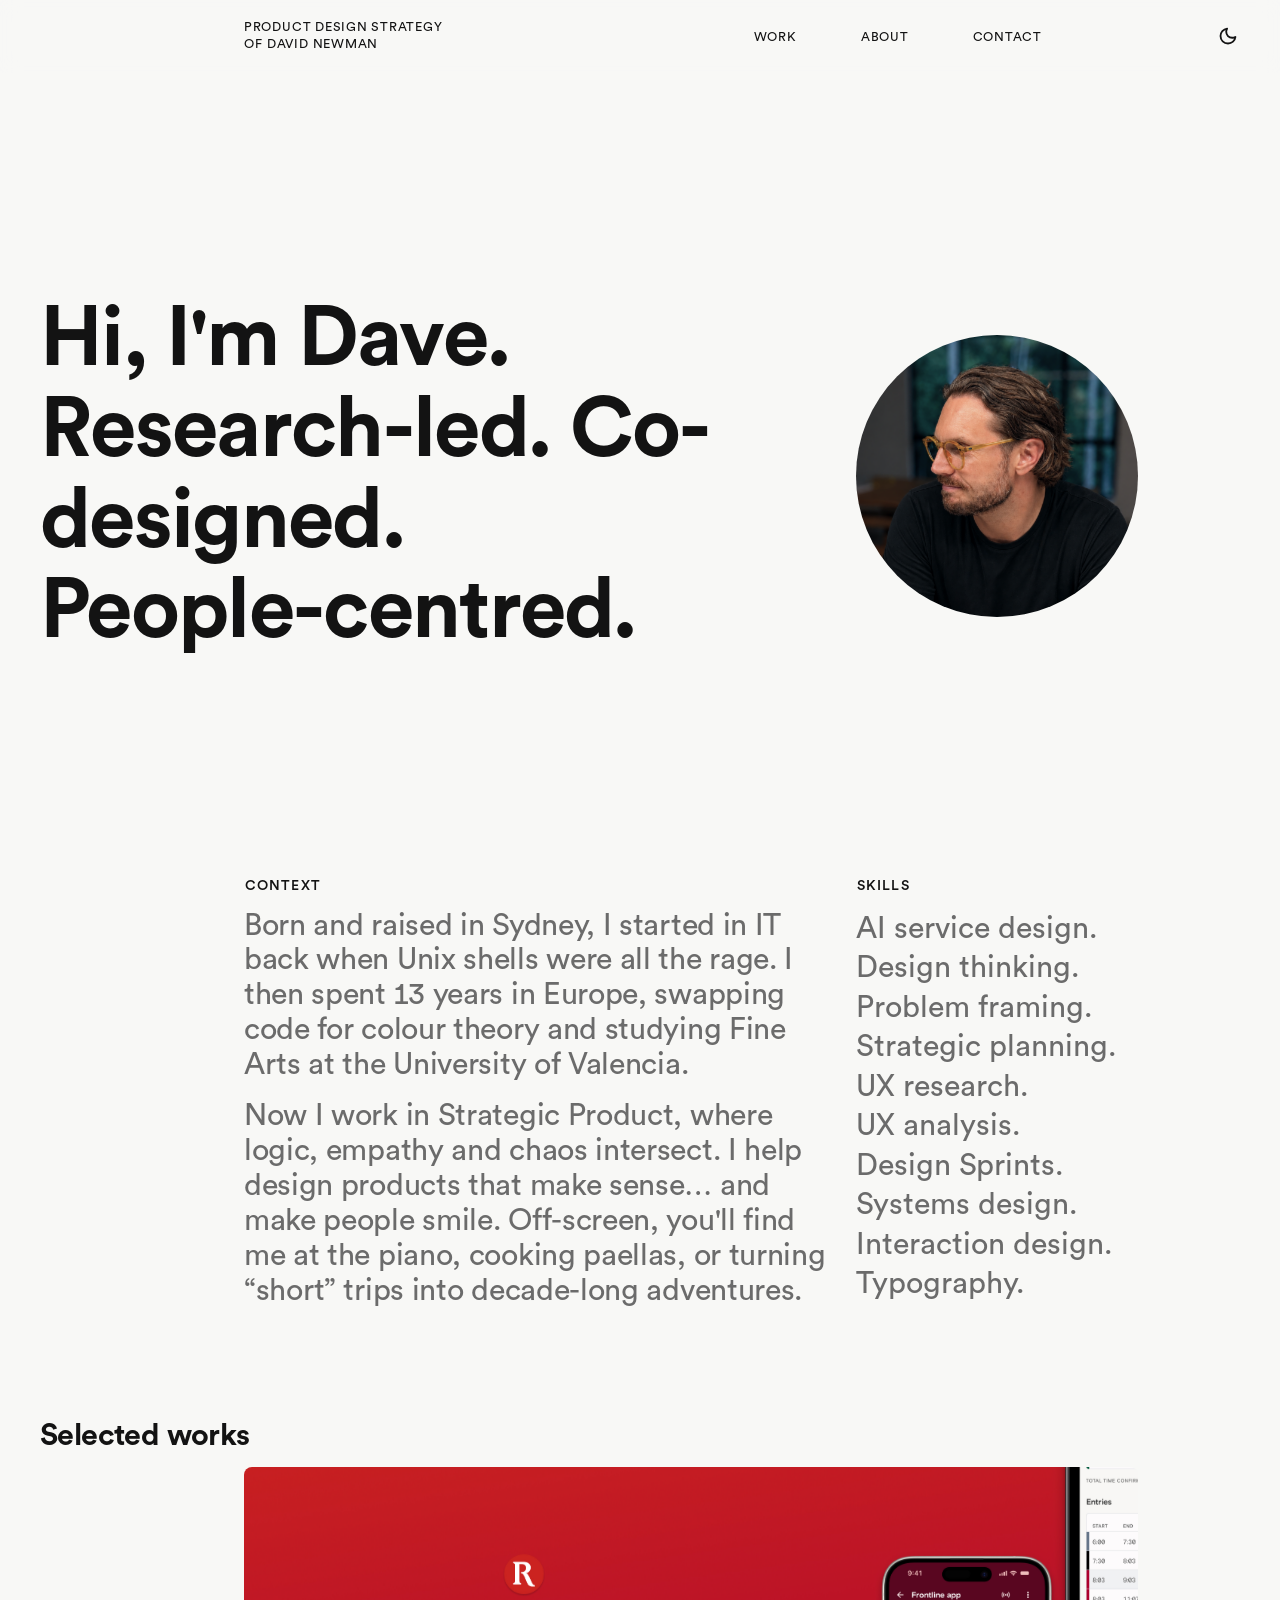
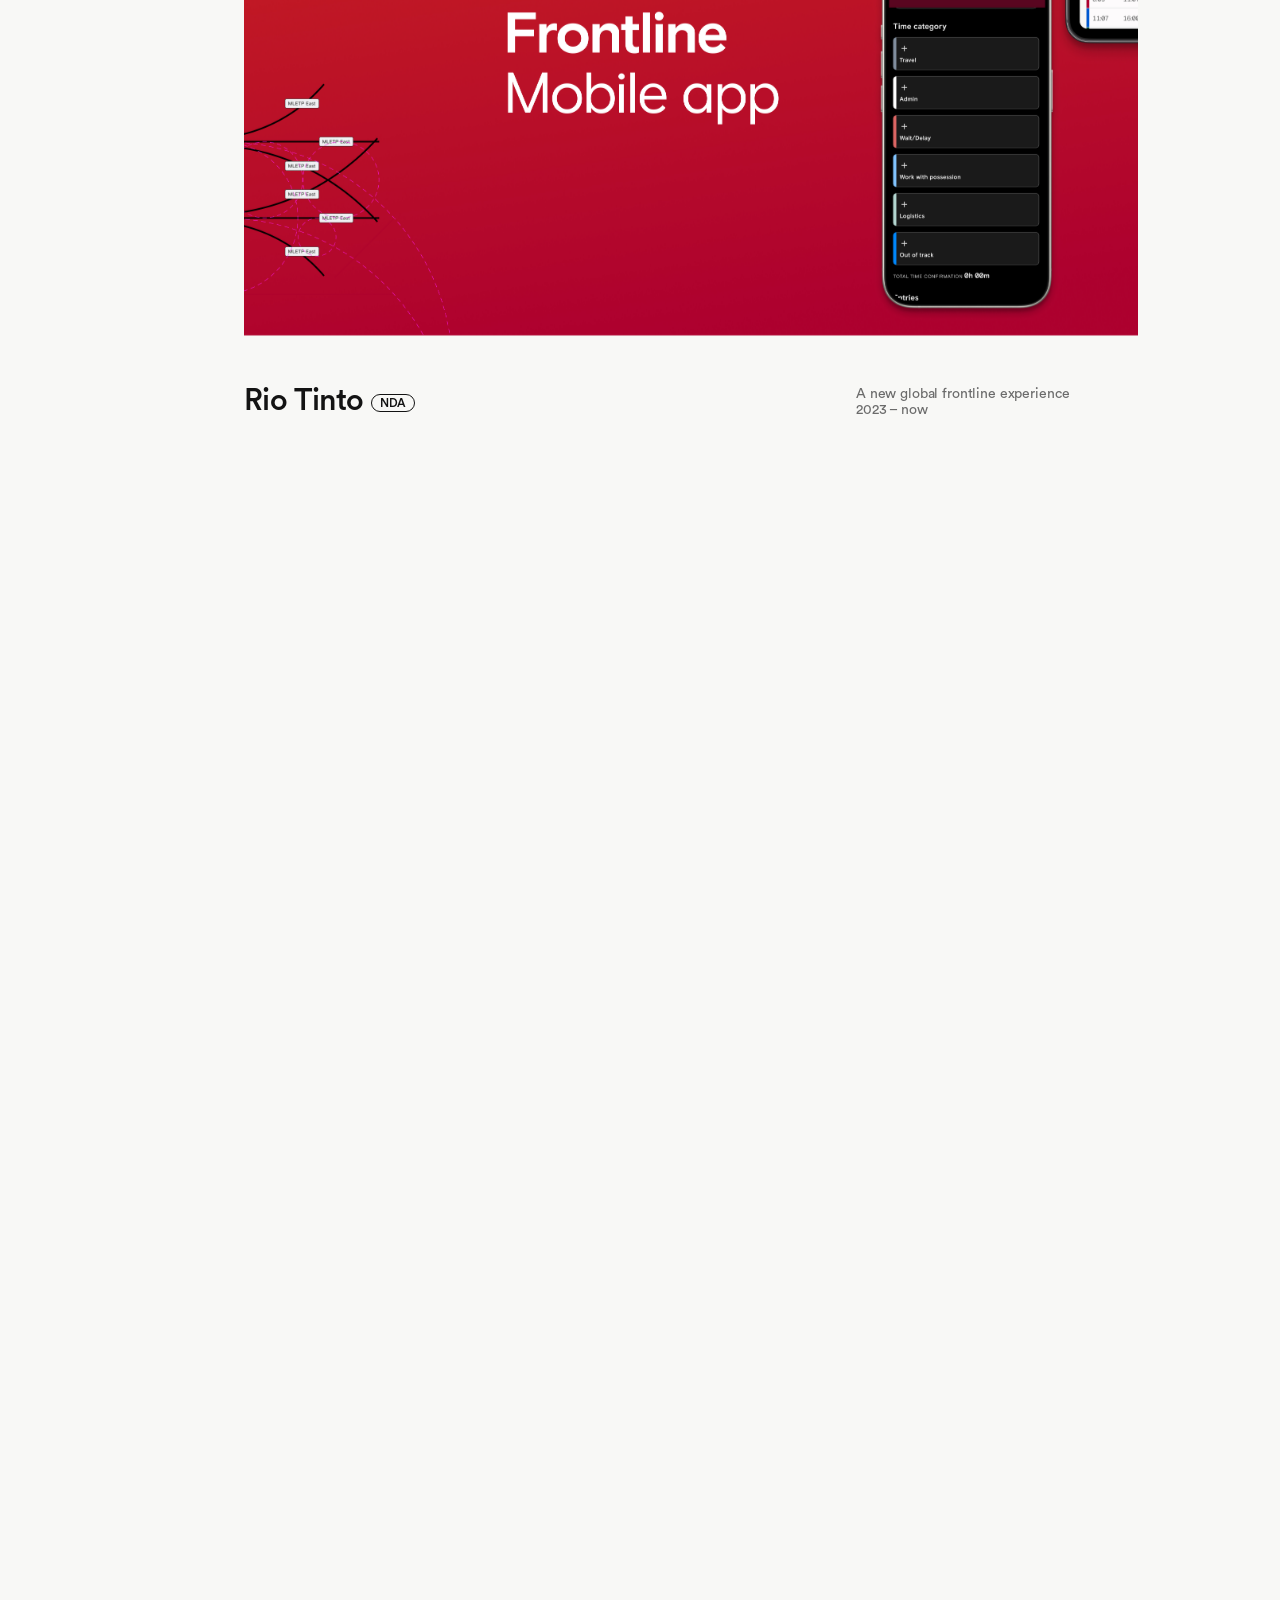
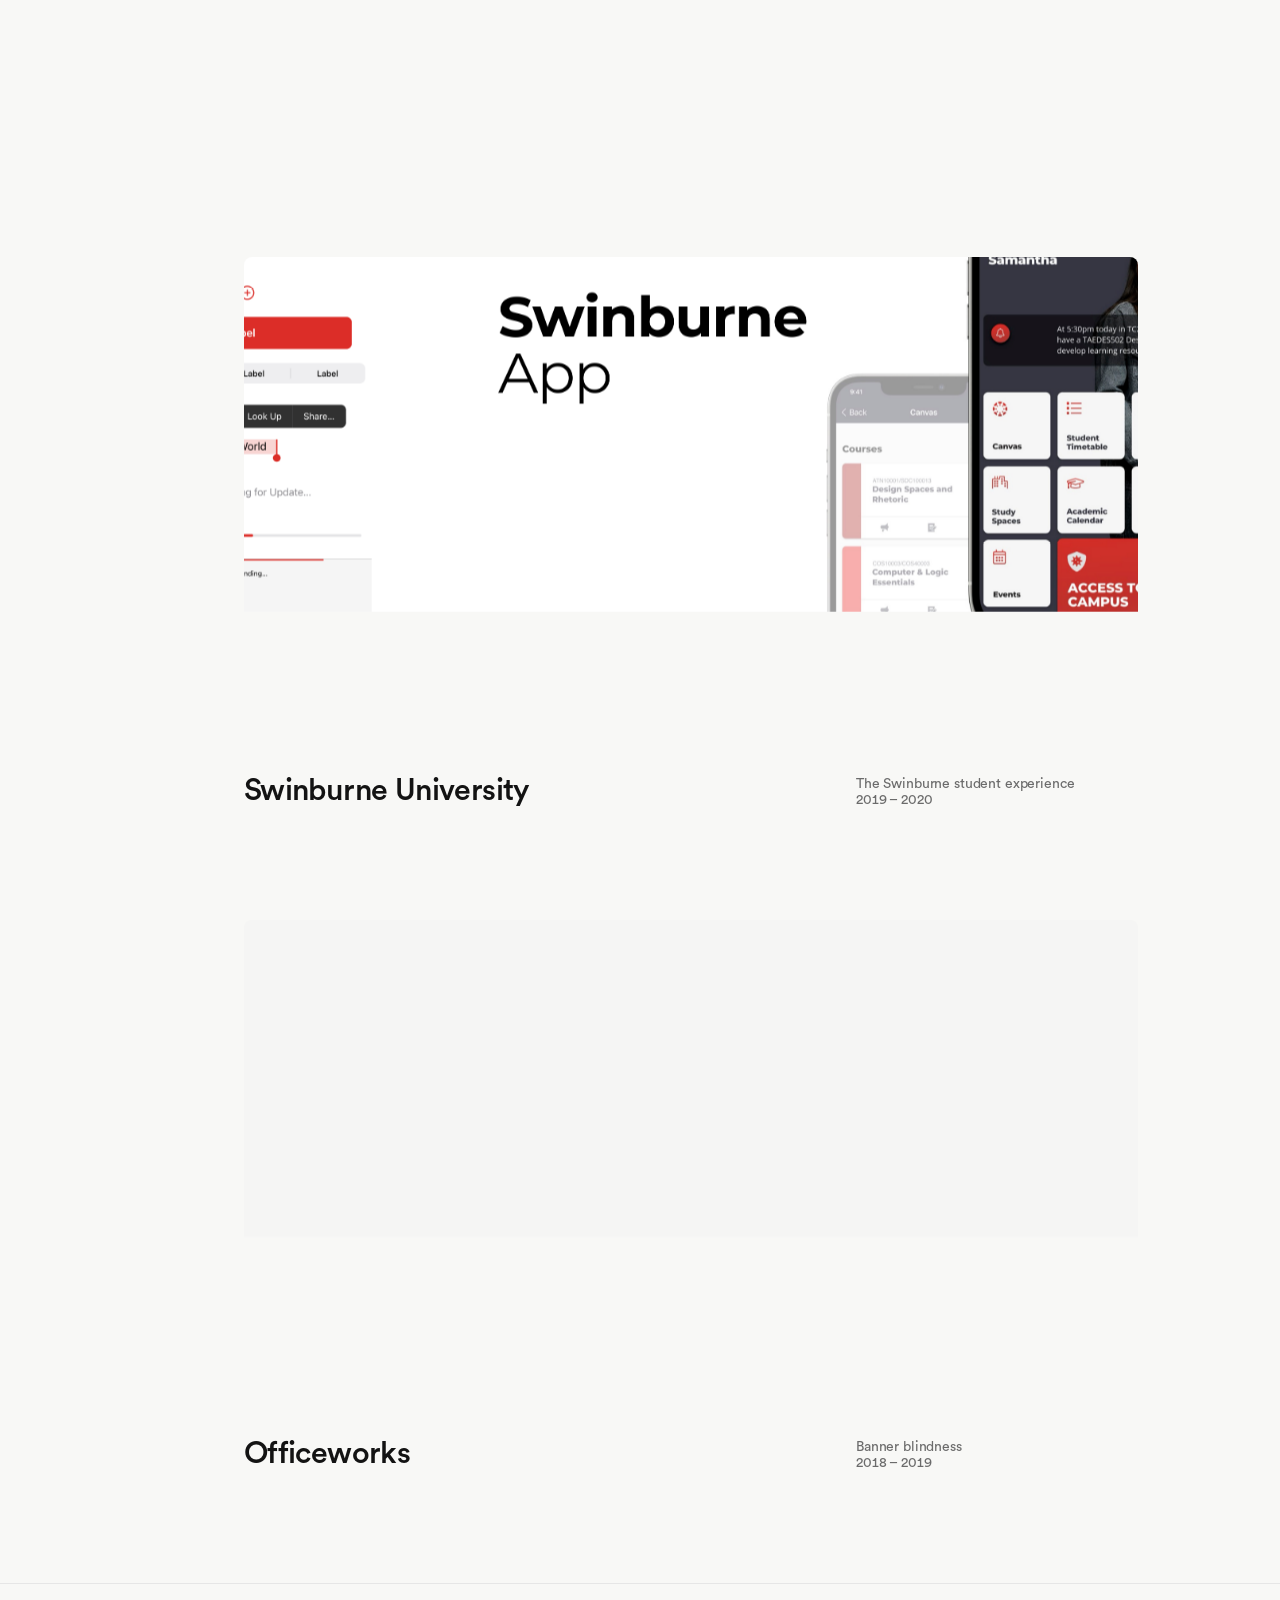
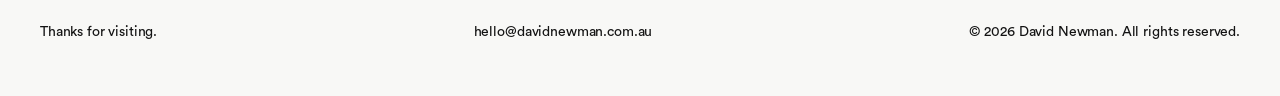
<file: index.html>
<!doctype html>
<html lang="en-AU" class="no-js">
<head>
  <meta charset="utf-8">
  <meta name="viewport" content="width=device-width, initial-scale=1">
  <title>David Newman Design — Product Design Strategist</title>
  <meta name="description" content="Senior Product Designer specialising in complex platforms, enterprise systems and large-scale digital products.">
  <link rel="canonical" href="https://davidnewman.com.au/">
  <meta property="og:type" content="website">
  <meta property="og:title" content="David Newman Design — Product Design Strategist">
  <meta property="og:description" content="Senior Product Designer specialising in complex platforms, enterprise systems and large-scale digital products.">
  <meta property="og:url" content="https://davidnewman.com.au/">
  <meta property="og:image" content="https://davidnewman.com.au/assets/img/og-default.jpg">
  <meta name="twitter:card" content="summary_large_image">
  <meta name="theme-color" content="#ffffff">
  <link rel="manifest" href="./manifest.webmanifest">
  <link rel="icon" href="./assets/icons/favicon.svg" type="image/svg+xml">
  <link rel="apple-touch-icon" href="./assets/icons/icon-192.png">
  <link rel="preload" href="./assets/fonts/CircularStd-Medium.woff2" as="font" type="font/woff2" crossorigin>
  <link rel="stylesheet" href="./assets/css/styles.css">
  <script src="./assets/js/main.js" defer></script>
</head>
<body>
  <a class="skip-link" href="#main">Skip to content</a>
  <header class="site-header">
    <div class="container site-header__inner">
      <a class="brand" href="./"><span class="brand__line">Product Design strategy</span><span class="brand__of">of</span><strong class="brand__name">David Newman</strong></a>
      <nav class="nav" aria-label="Main">
        <ul>
        <li><a href="./work/">Work</a></li>
        <li><a href="./about/">About</a></li>
        <li><a href="./contact/">Contact</a></li>
        </ul>
      </nav>
    </div>
  </header>

  <main id="main">
    <section class="container home-hero">
      <h1 class="display"><span class="">Hi, I'm Dave.</span><br>Research-led. Co-designed.<br>People-centred.</h1>
      <div class="parallax portrait-frame">
          <img src="./assets/img/Profile-inverse.jpg" alt="Portrait of David Newman" loading="lazy" decoding="async" class="portrait parallax__media">
        </div>
    </section>

    <section class="container">
      <div class="grid grid--inset">
        <div class=" col-6">
          <h2 class="eyebrow">Context</h2>
          <p class="lead subtle">Born and raised in Sydney, I started in IT back when Unix shells were all the rage. I then spent 13 years in Europe, swapping code for colour theory and studying Fine Arts at the University of Valencia.</p>
          <p class="lead subtle">Now I work in Strategic Product, where logic, empathy and chaos intersect. I help design products that make sense… and make people smile. Off-screen, you'll find me at the piano, cooking paellas, or turning “short” trips into decade-long adventures.</p>
        </div>
        <div class=" col-4">
          <h2 class="eyebrow">Skills</h2>
          <ul class="skills subtle">
            <li>AI service design.</li><li>Design thinking.</li><li>Problem framing.</li><li>Strategic planning.</li>
            <li>UX research.</li><li>UX analysis.</li><li>Design Sprints.</li><li>Systems design.</li>
            <li>Interaction design.</li><li>Typography.</li>
          </ul>
        </div>
      </div>
    </section>

    <section class="section" aria-labelledby="selected">
      <div class="container">
        <h2 id="selected" class="title col-2" style="">Selected works</h2>
        <div class="cards">
          <a class="card reveal" href="./work/rio-tinto/">
            <div class="card__media parallax"><img class="parallax__media" src="./assets/img/rio-tinto/cover.jpg" alt="Rio Tinto — A new global frontline experience" loading="lazy" decoding="async"></div>
            <div class="card__body">
              <h3 class="card__title">Rio Tinto<span class="badge">NDA</span></h3>
              <p class="card__meta">A new global frontline experience<br>2023 – now</p>
            </div>
          </a>
          <a class="card reveal" href="./work/atlassian/">
            <div class="card__media parallax"><img class="parallax__media" src="./assets/img/atlassian/cover.jpg" alt="Atlassian — Jira core invites" loading="lazy" decoding="async"></div>
            <div class="card__body">
              <h3 class="card__title">Atlassian</h3>
              <p class="card__meta">Jira core invites<br>2022 – 2023</p>
            </div>
          </a>
          <a class="card reveal" href="./work/proptrack/">
            <div class="card__media parallax"><img class="parallax__media" src="./assets/img/proptrack/cover.jpg" alt="REA Group – PropTrack — PropTrack × ANZ valuations platform" loading="lazy" decoding="async"></div>
            <div class="card__body">
              <h3 class="card__title">REA Group – PropTrack</h3>
              <p class="card__meta">PropTrack × ANZ valuations platform<br>2020 – 2022</p>
            </div>
          </a>
          <a class="card reveal" href="./work/swinburne/">
            <div class="card__media parallax"><img class="parallax__media" src="./assets/img/swinburne/cover.jpg" alt="Swinburne University — The Swinburne student experience" loading="lazy" decoding="async"></div>
            <div class="card__body">
              <h3 class="card__title">Swinburne University</h3>
              <p class="card__meta">The Swinburne student experience<br>2019 – 2020</p>
            </div>
          </a>
          <a class="card reveal" href="./work/officeworks/">
            <div class="card__media parallax"><img class="parallax__media" src="./assets/img/officeworks/cover.jpg" alt="Officeworks — Banner blindness" loading="lazy" decoding="async"></div>
            <div class="card__body">
              <h3 class="card__title">Officeworks</h3>
              <p class="card__meta">Banner blindness<br>2018 – 2019</p>
            </div>
          </a>
        </div>
      </div>
    </section>

  </main>

  <footer class="site-footer">
    <div class="container site-footer__inner">
      <p>Thanks for visiting.</p>
      <p><a href="mailto:hello@davidnewman.com.au">hello@davidnewman.com.au</a></p>
      <p>© <span data-year>2026</span> David Newman. All rights reserved.</p>
    </div>
  </footer>
</body>
</html>
</file>
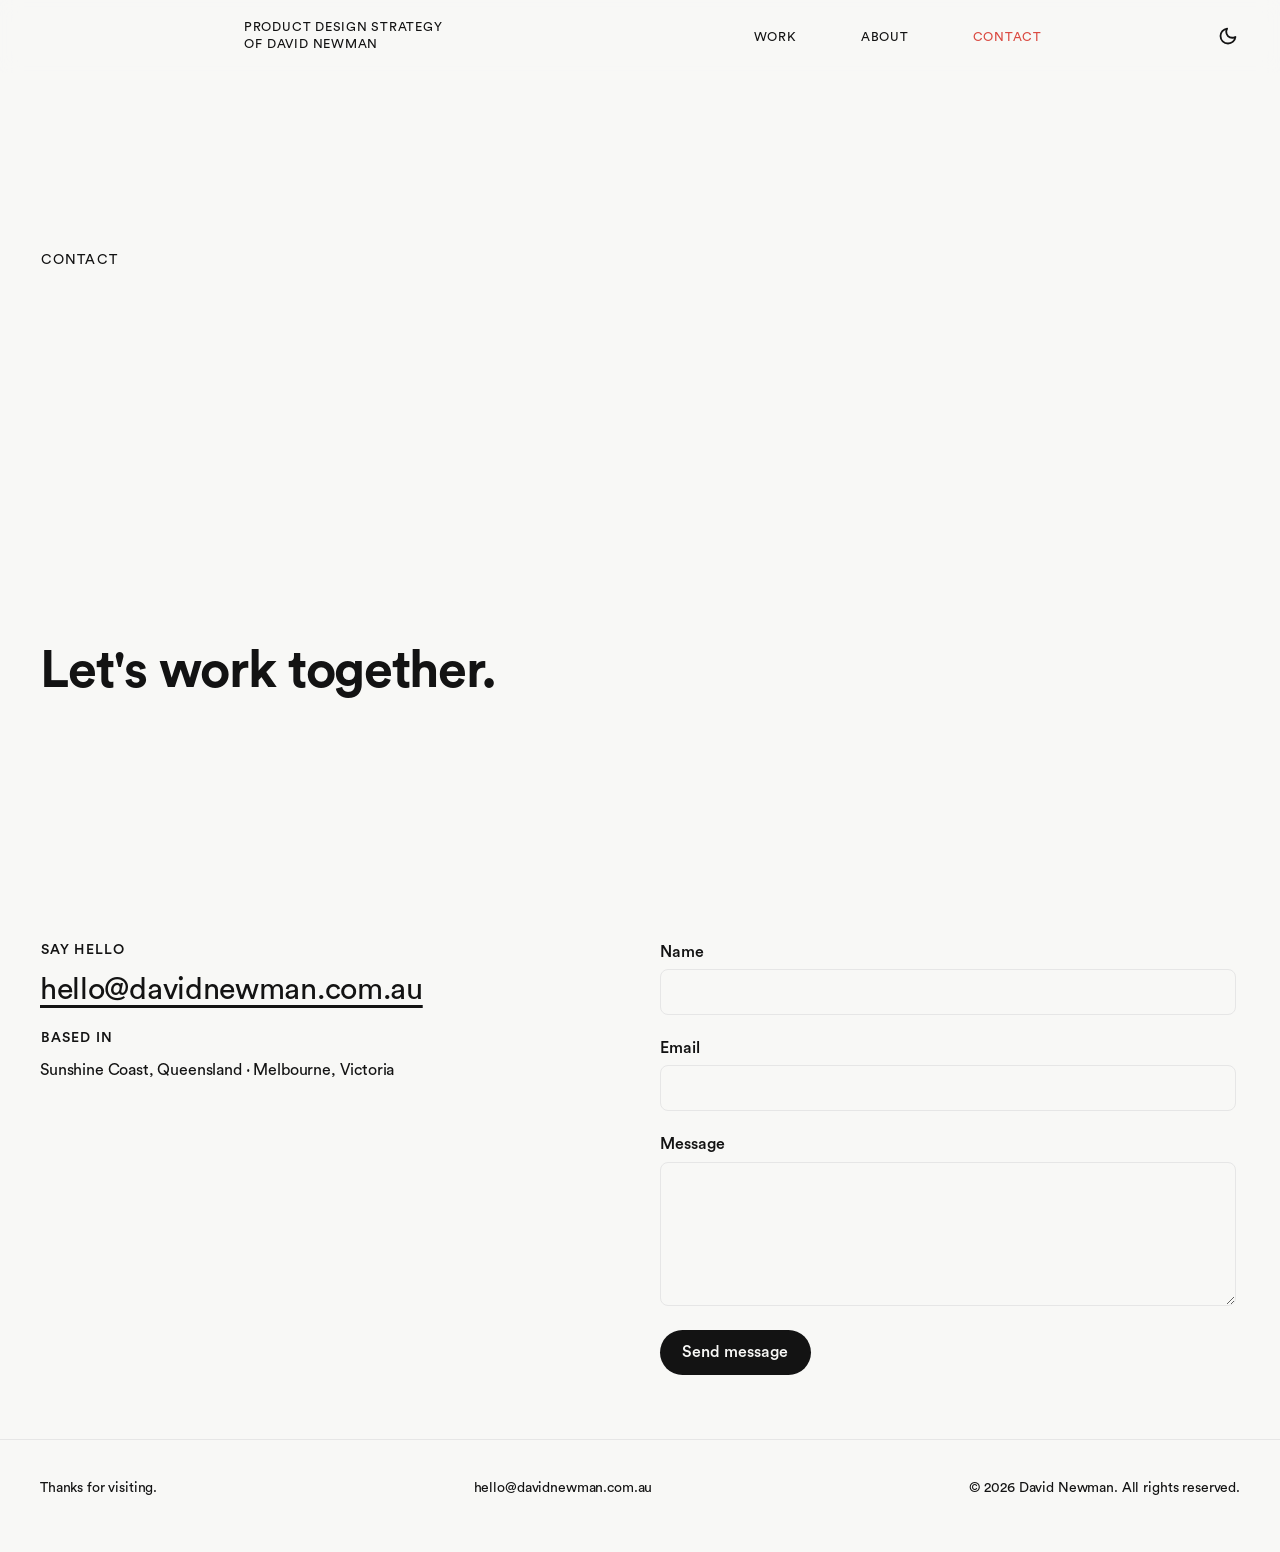
<file: contact/index.html>
<!doctype html>
<html lang="en-AU" class="no-js">
<head>
  <meta charset="utf-8">
  <meta name="viewport" content="width=device-width, initial-scale=1">
  <title>Contact — David Newman Design</title>
  <meta name="description" content="Get in touch with David Newman, Product Design Strategist.">
  <link rel="canonical" href="https://davidnewman.com.au/contact/">
  <meta property="og:type" content="website">
  <meta property="og:title" content="Contact — David Newman Design">
  <meta property="og:description" content="Get in touch with David Newman, Product Design Strategist.">
  <meta property="og:url" content="https://davidnewman.com.au/contact/">
  <meta property="og:image" content="https://davidnewman.com.au/assets/img/og-default.jpg">
  <meta name="twitter:card" content="summary_large_image">
  <meta name="theme-color" content="#ffffff">
  <link rel="manifest" href="../manifest.webmanifest">
  <link rel="icon" href="../assets/icons/favicon.svg" type="image/svg+xml">
  <link rel="apple-touch-icon" href="../assets/icons/icon-192.png">
  <link rel="preload" href="../assets/fonts/CircularStd-Medium.woff2" as="font" type="font/woff2" crossorigin>
  <link rel="stylesheet" href="../assets/css/styles.css">
  <script src="../assets/js/main.js" defer></script>
</head>
<body>
  <a class="skip-link" href="#main">Skip to content</a>
  <header class="site-header">
    <div class="container site-header__inner">
      <a class="brand" href="../"><span class="brand__line">Product Design strategy</span><span class="brand__of">of</span><strong class="brand__name">David Newman</strong></a>
      <nav class="nav" aria-label="Main">
        <ul>
        <li><a href="../work/">Work</a></li>
        <li><a href="../about/">About</a></li>
        <li><a href="../contact/" aria-current="page">Contact</a></li>
        </ul>
      </nav>
    </div>
  </header>

  <main id="main">
    <section class="container home-hero">
      <p class="eyebrow">Contact</p>
      <h1 class="display" style="font-size: var(--fs-xl);">Let's work together.</h1>
    </section>
    <section class="container section--tight">
      <div class="grid grid--2">
        <div class="stack">
          <div>
            <h2 class="eyebrow">Say hello</h2>
            <p class="lead"><a href="mailto:hello@davidnewman.com.au">hello@davidnewman.com.au</a></p>
          </div>
          <div>
            <h2 class="eyebrow">Based in</h2>
            <p>Sunshine Coast, Queensland · Melbourne, Victoria</p>
          </div>
          <!-- TODO: add your LinkedIn URL
          <div>
            <h2 class="eyebrow">Elsewhere</h2>
            <p><a href="https://www.linkedin.com/in/YOUR-PROFILE/" rel="noopener">LinkedIn</a></p>
          </div> -->
        </div>
        <!-- Form posts to Formspree. Replace FORM_ID after creating a form at formspree.io -->
        <form class="form" action="https://formspree.io/f/FORM_ID" method="POST">
          <div class="field"><label for="name">Name</label><input id="name" name="name" autocomplete="name" required></div>
          <div class="field"><label for="email">Email</label><input id="email" name="email" type="email" autocomplete="email" required></div>
          <div class="field"><label for="message">Message</label><textarea id="message" name="message" required></textarea></div>
          <input class="hp" type="text" name="_gotcha" tabindex="-1" autocomplete="off" aria-hidden="true">
          <p><button class="button" type="submit">Send message</button></p>
        </form>
      </div>
    </section>

  </main>

  <footer class="site-footer">
    <div class="container site-footer__inner">
      <p>Thanks for visiting.</p>
      <p><a href="mailto:hello@davidnewman.com.au">hello@davidnewman.com.au</a></p>
      <p>© <span data-year>2026</span> David Newman. All rights reserved.</p>
    </div>
  </footer>
</body>
</html>
</file>
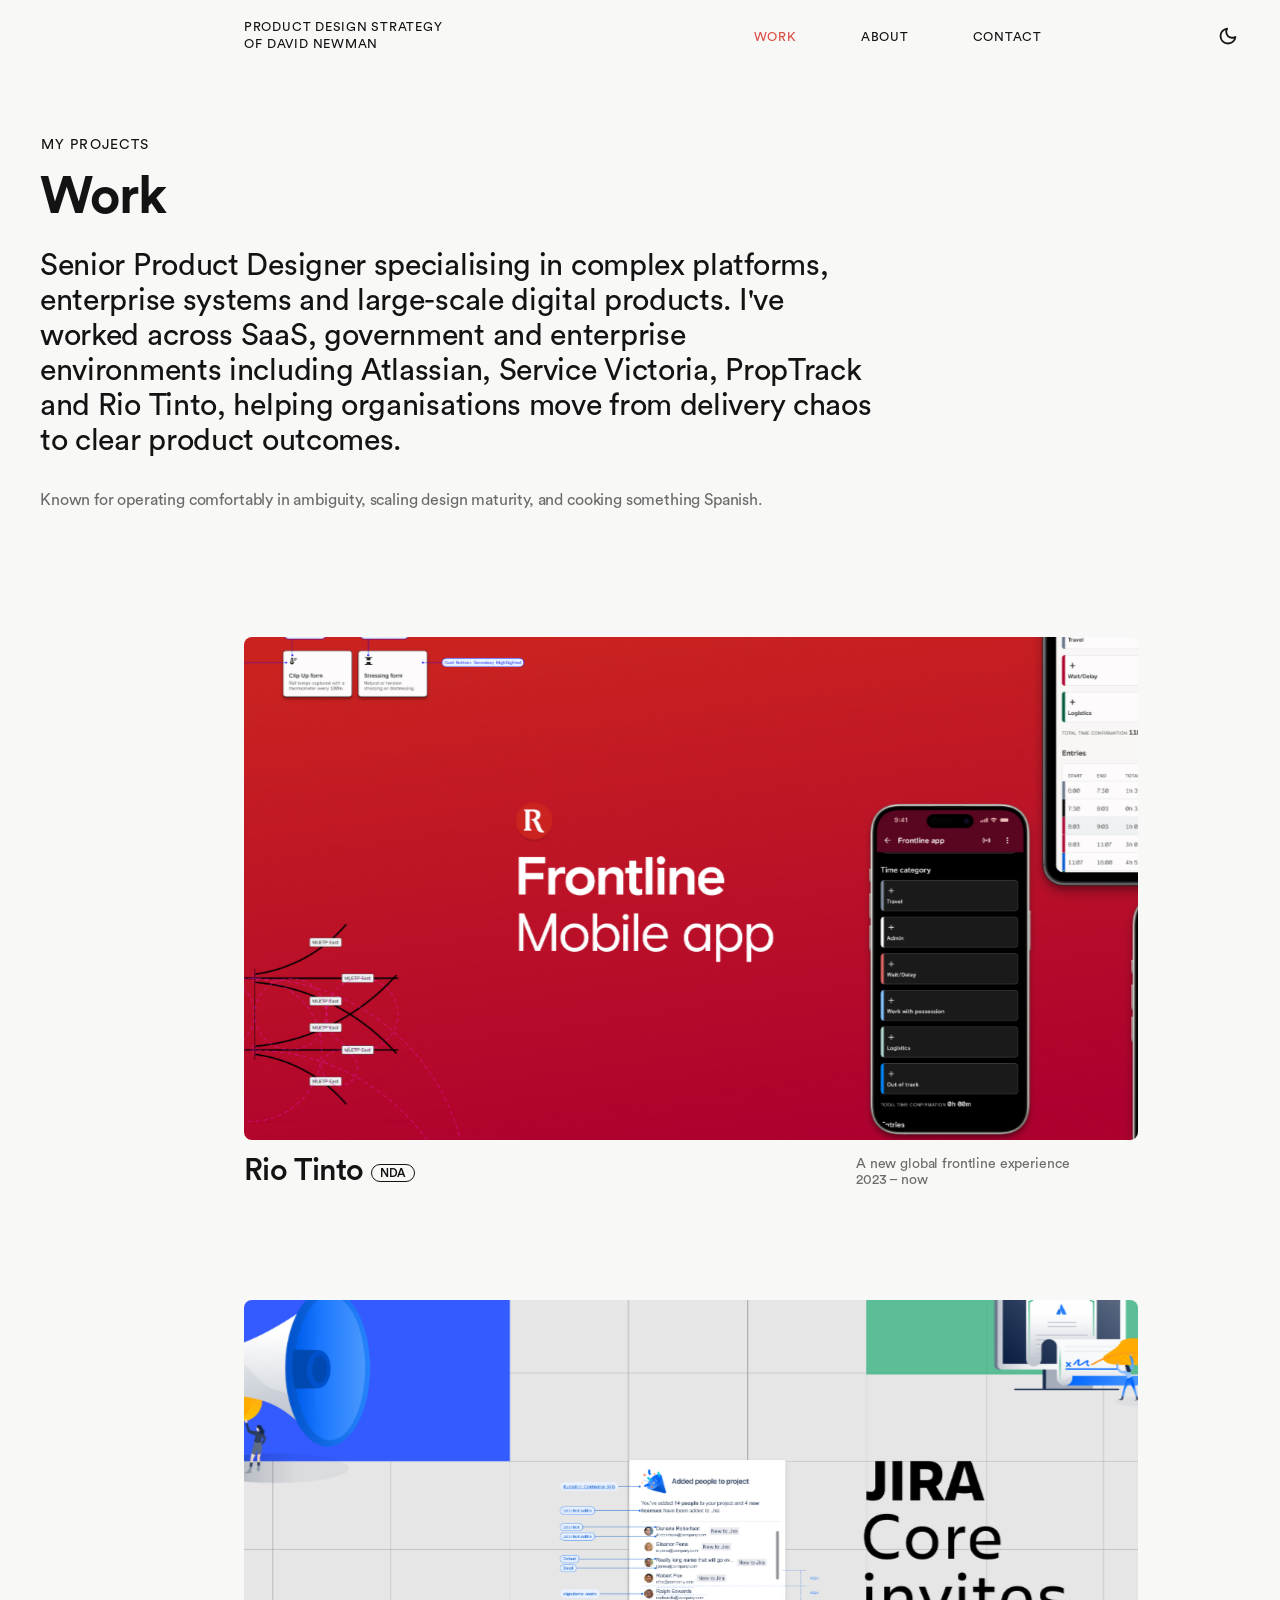
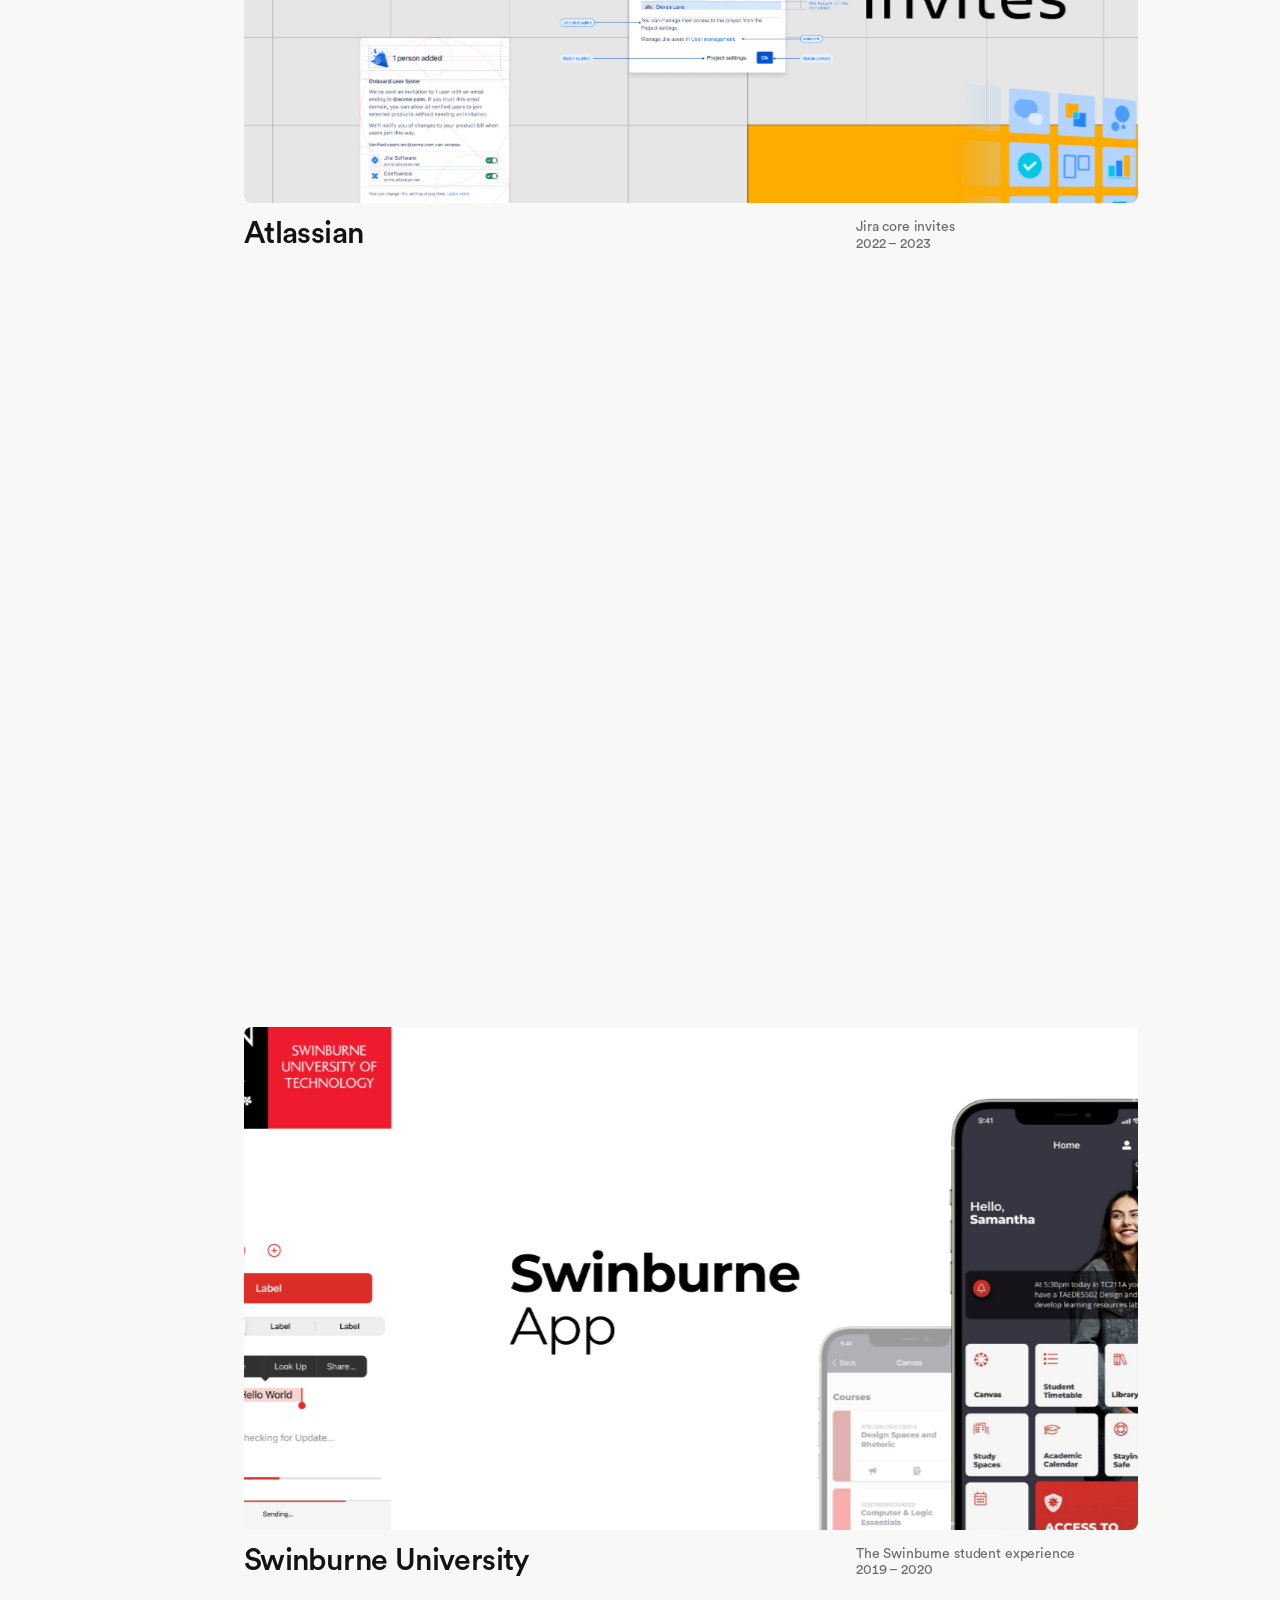
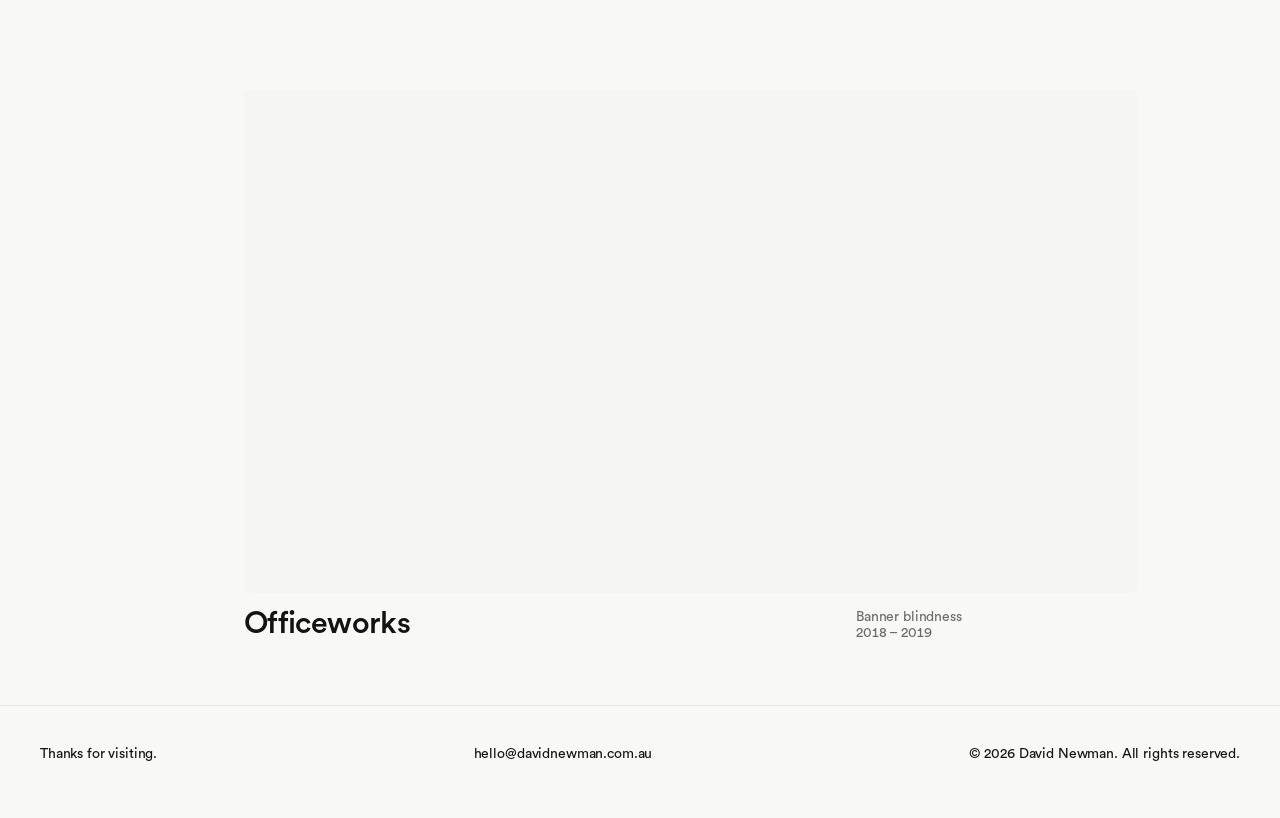
<file: work/index.html>
<!doctype html>
<html lang="en-AU" class="no-js">
<head>
  <meta charset="utf-8">
  <meta name="viewport" content="width=device-width, initial-scale=1">
  <title>Work — David Newman Design</title>
  <meta name="description" content="Selected product design case studies: Rio Tinto, Atlassian, REA Group – PropTrack, Swinburne University and Officeworks.">
  <link rel="canonical" href="https://davidnewman.com.au/work/">
  <meta property="og:type" content="website">
  <meta property="og:title" content="Work — David Newman Design">
  <meta property="og:description" content="Selected product design case studies: Rio Tinto, Atlassian, REA Group – PropTrack, Swinburne University and Officeworks.">
  <meta property="og:url" content="https://davidnewman.com.au/work/">
  <meta property="og:image" content="https://davidnewman.com.au/assets/img/og-default.jpg">
  <meta name="twitter:card" content="summary_large_image">
  <meta name="theme-color" content="#ffffff">
  <link rel="manifest" href="../manifest.webmanifest">
  <link rel="icon" href="../assets/icons/favicon.svg" type="image/svg+xml">
  <link rel="apple-touch-icon" href="../assets/icons/icon-192.png">
  <link rel="preload" href="../assets/fonts/CircularStd-Medium.woff2" as="font" type="font/woff2" crossorigin>
  <link rel="stylesheet" href="../assets/css/styles.css">
  <script src="../assets/js/main.js" defer></script>
</head>
<body>
  <a class="skip-link" href="#main">Skip to content</a>
  <header class="site-header">
    <div class="container site-header__inner">
      <a class="brand" href="../"><span class="brand__line">Product Design strategy</span><span class="brand__of">of</span><strong class="brand__name">David Newman</strong></a>
      <nav class="nav" aria-label="Main">
        <ul>
        <li><a href="../work/" aria-current="page">Work</a></li>
        <li><a href="../about/">About</a></li>
        <li><a href="../contact/">Contact</a></li>
        </ul>
      </nav>
    </div>
  </header>

  <main id="main">
    <section class="container section--tight">
      <p class="eyebrow">My projects</p>
      <h1 class="display" style="font-size: var(--fs-xl);">Work</h1>
      <p class="lead" style="margin-top: var(--space-4);">Senior Product Designer specialising in complex platforms, enterprise systems and large-scale digital products. I've worked across SaaS, government and enterprise environments including Atlassian, Service Victoria, PropTrack and Rio Tinto, helping organisations move from delivery chaos to clear product outcomes.</p>
      <p style="margin-top: var(--space-3); color: var(--color-muted);">Known for operating comfortably in ambiguity, scaling design maturity, and cooking something Spanish.</p>
    </section>
    <section class="container section--tight">
      <div class="cards">
          <a class="card reveal" href="../work/rio-tinto/">
            <div class="card__media"><img src="../assets/img/rio-tinto/cover.jpg" alt="Rio Tinto — A new global frontline experience" fetchpriority="high"></div>
            <div class="card__body">
              <h3 class="card__title">Rio Tinto<span class="badge">NDA</span></h3>
              <p class="card__meta">A new global frontline experience<br>2023 – now</p>
            </div>
          </a>
          <a class="card reveal" href="../work/atlassian/">
            <div class="card__media"><img src="../assets/img/atlassian/cover.jpg" alt="Atlassian — Jira core invites" fetchpriority="high"></div>
            <div class="card__body">
              <h3 class="card__title">Atlassian</h3>
              <p class="card__meta">Jira core invites<br>2022 – 2023</p>
            </div>
          </a>
          <a class="card reveal" href="../work/proptrack/">
            <div class="card__media"><img src="../assets/img/proptrack/cover.jpg" alt="REA Group – PropTrack — PropTrack × ANZ valuations platform" loading="lazy" decoding="async"></div>
            <div class="card__body">
              <h3 class="card__title">REA Group – PropTrack</h3>
              <p class="card__meta">PropTrack × ANZ valuations platform<br>2020 – 2022</p>
            </div>
          </a>
          <a class="card reveal" href="../work/swinburne/">
            <div class="card__media"><img src="../assets/img/swinburne/cover.jpg" alt="Swinburne University — The Swinburne student experience" loading="lazy" decoding="async"></div>
            <div class="card__body">
              <h3 class="card__title">Swinburne University</h3>
              <p class="card__meta">The Swinburne student experience<br>2019 – 2020</p>
            </div>
          </a>
          <a class="card reveal" href="../work/officeworks/">
            <div class="card__media"><img src="../assets/img/officeworks/cover.jpg" alt="Officeworks — Banner blindness" loading="lazy" decoding="async"></div>
            <div class="card__body">
              <h3 class="card__title">Officeworks</h3>
              <p class="card__meta">Banner blindness<br>2018 – 2019</p>
            </div>
          </a>
      </div>
    </section>

  </main>

  <footer class="site-footer">
    <div class="container site-footer__inner">
      <p>Thanks for visiting.</p>
      <p><a href="mailto:hello@davidnewman.com.au">hello@davidnewman.com.au</a></p>
      <p>© <span data-year>2026</span> David Newman. All rights reserved.</p>
    </div>
  </footer>
</body>
</html>
</file>
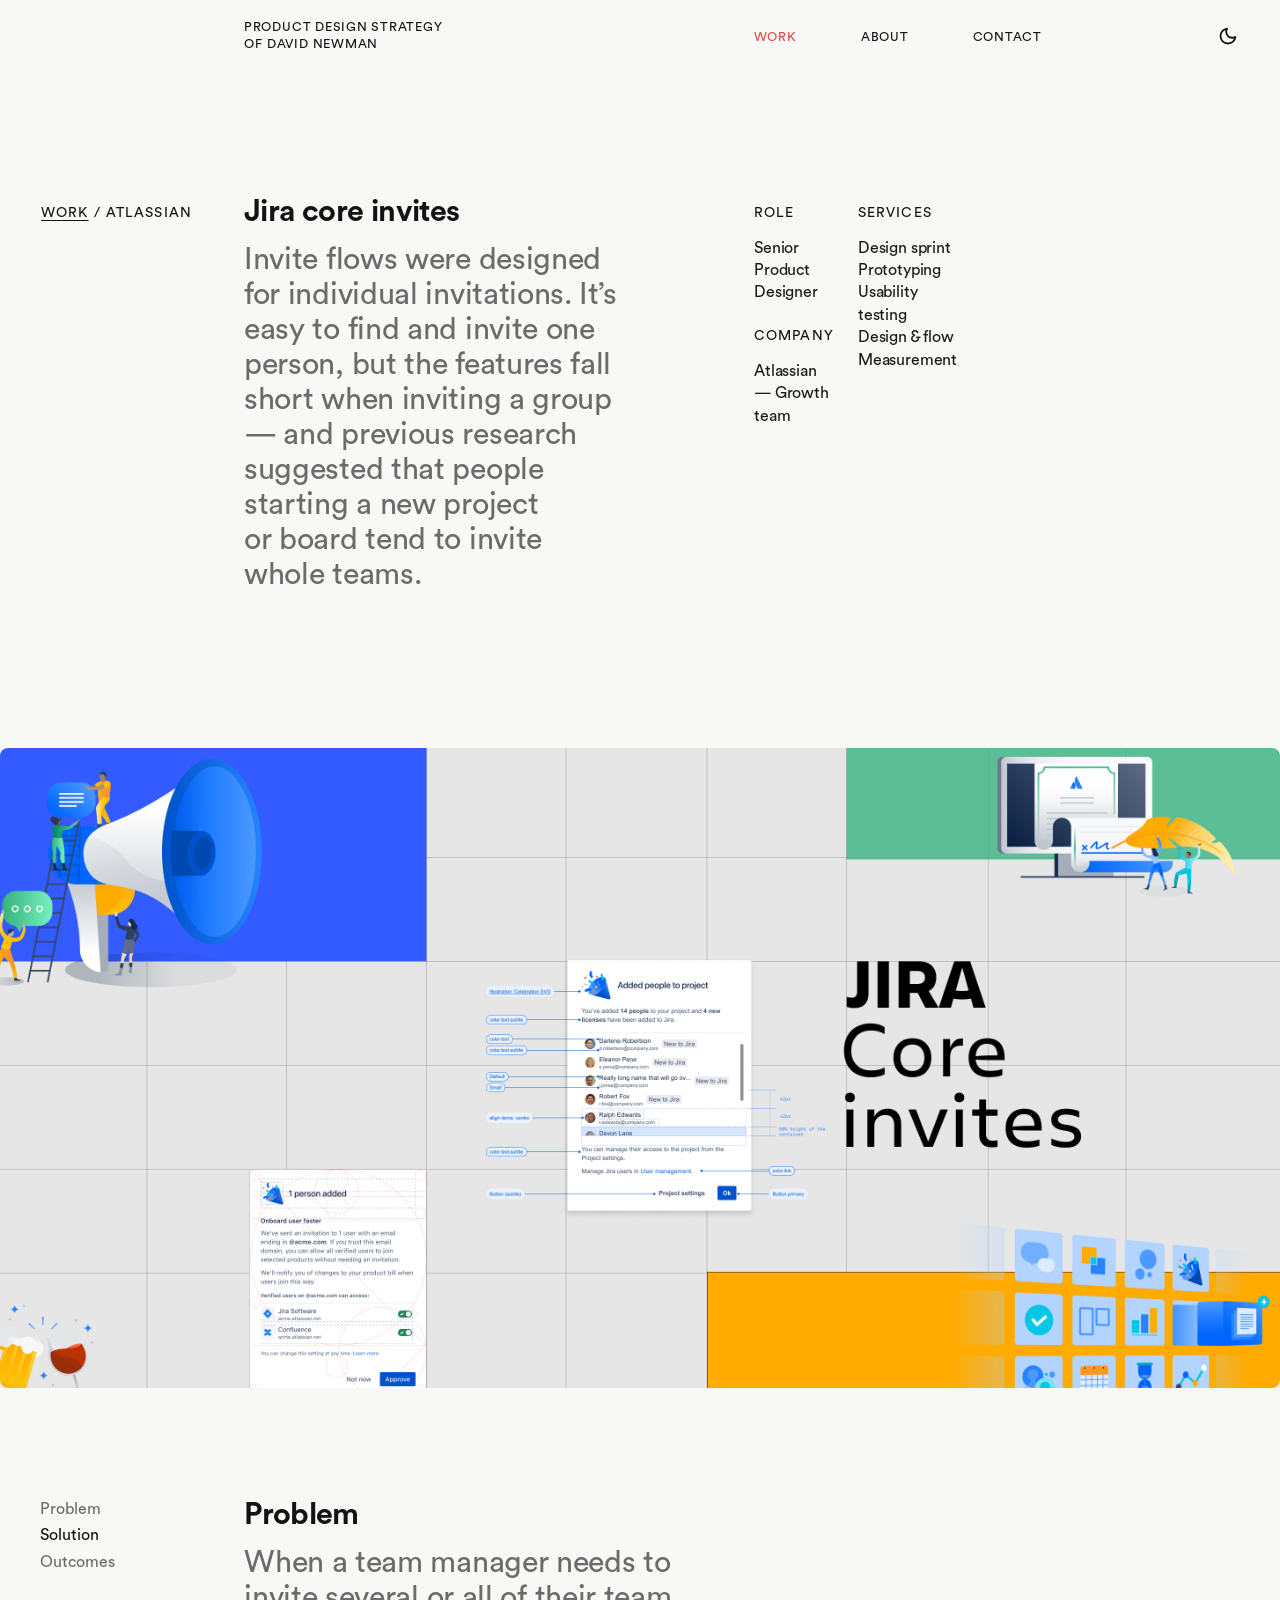
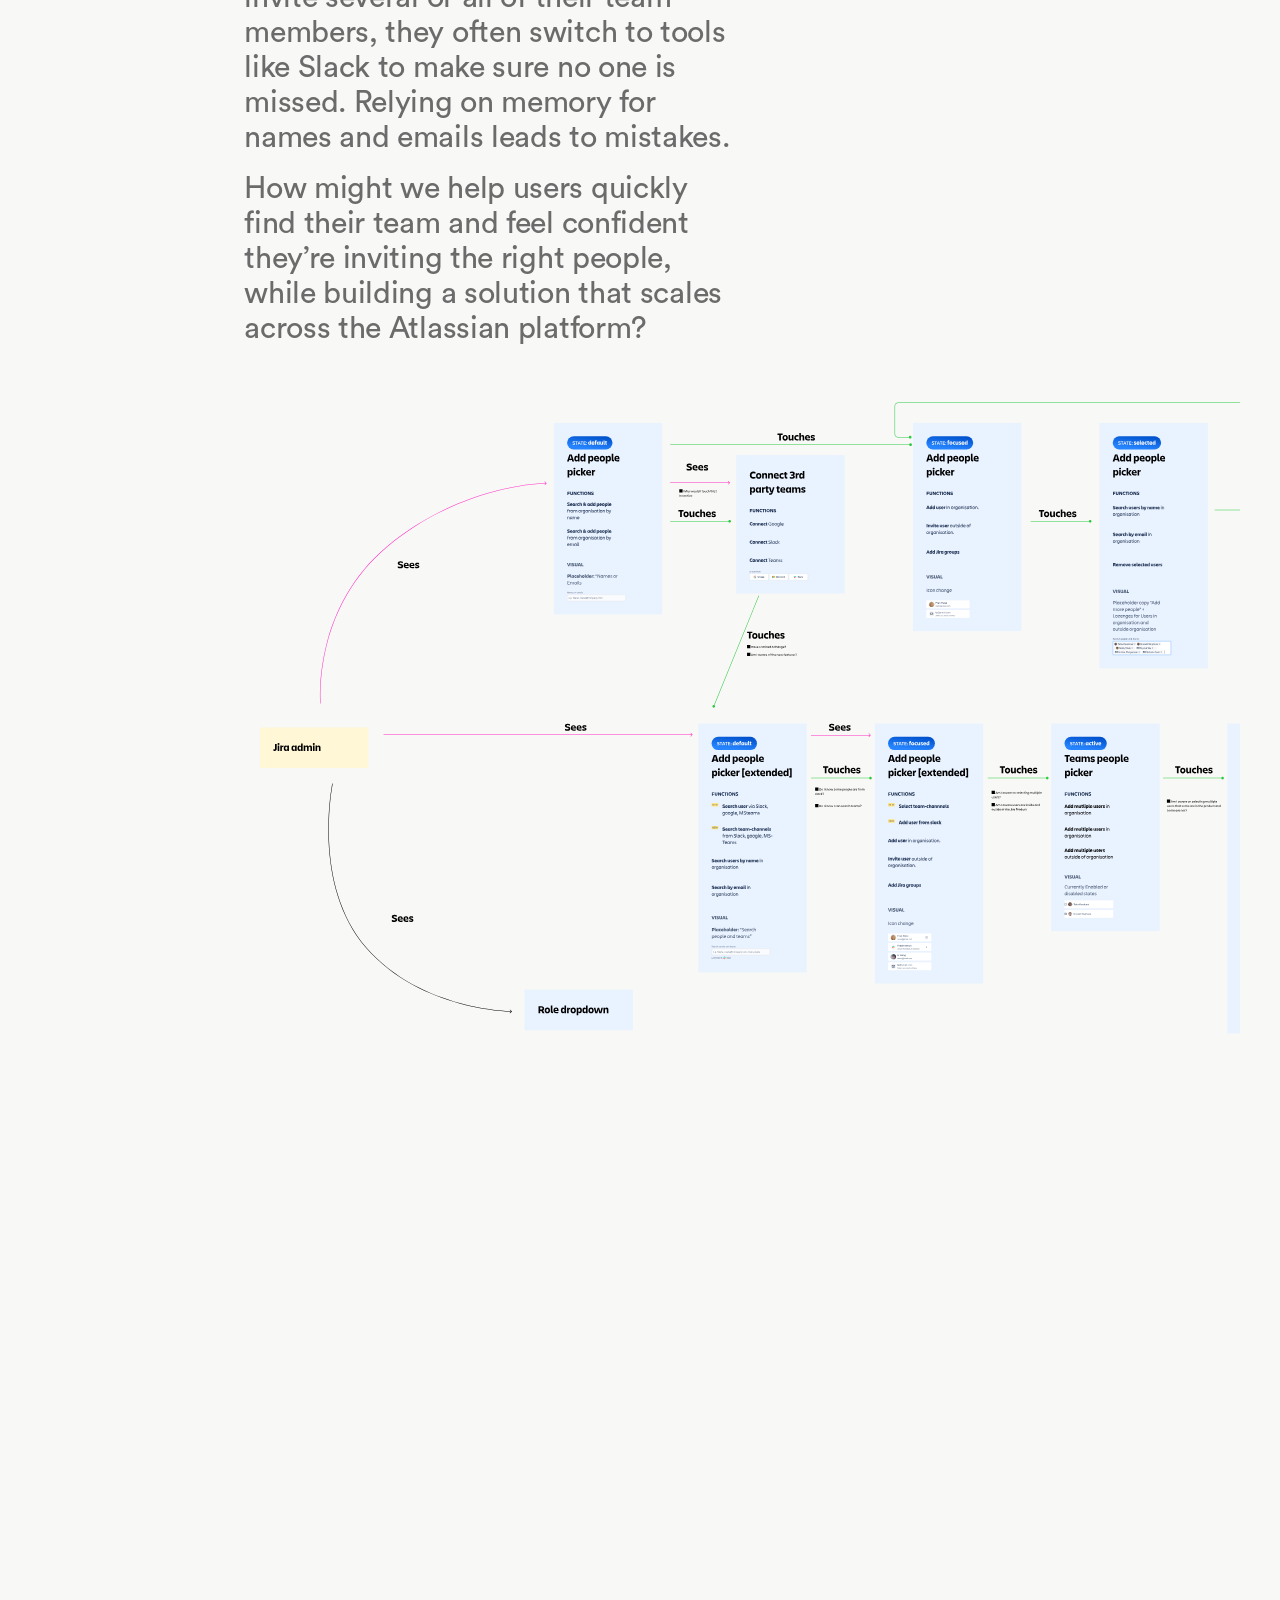
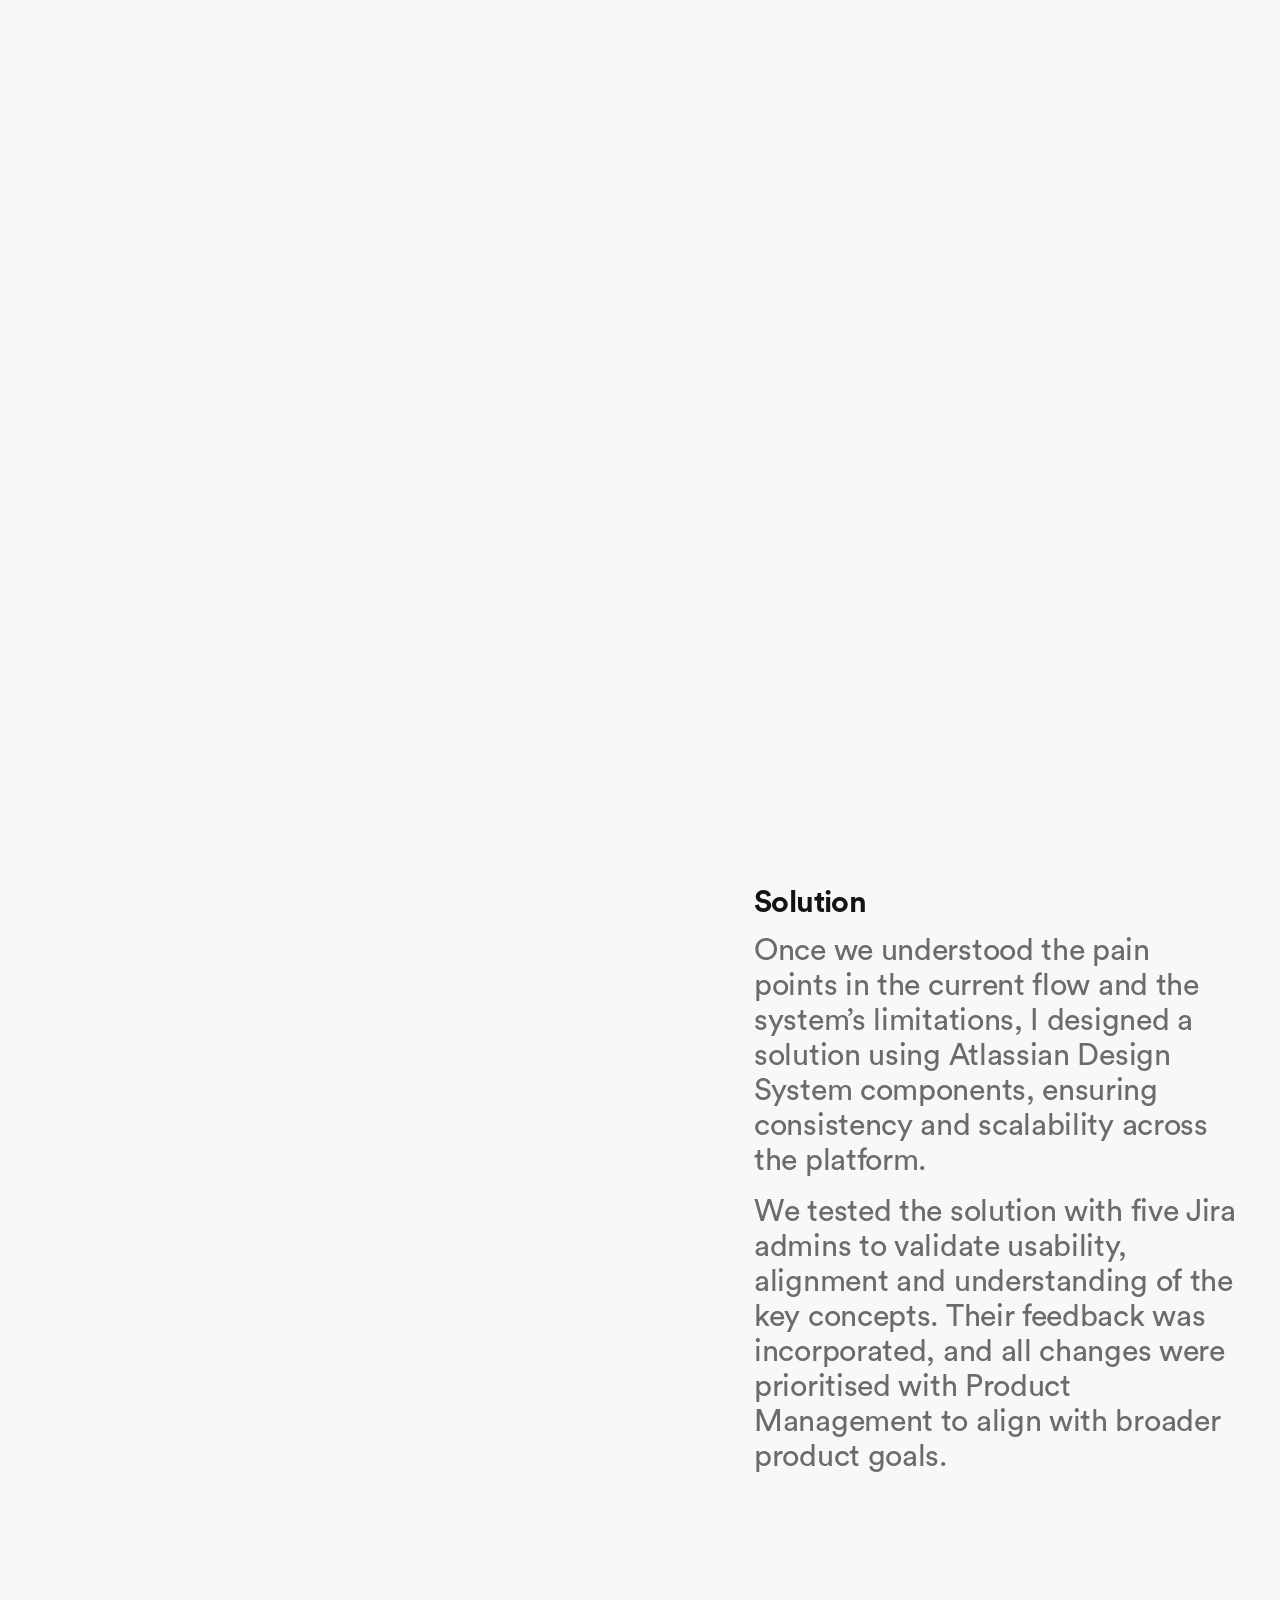
<file: work/atlassian/index.html>
<!doctype html>
<html lang="en-AU" class="no-js">

<head>
  <meta charset="utf-8">
  <meta name="viewport" content="width=device-width, initial-scale=1">
  <title>Atlassian — David Newman Design</title>
  <meta name="description"
    content="Atlassian case study: Jira core invites. Invite flows were designed for individual invitations. It’s easy to find and invite one person, but the features fall short when inviting a group — and previous research suggested that people starting a new project or board tend to invite whole teams.">
  <link rel="canonical" href="https://davidnewman.com.au/work/atlassian/">
  <meta property="og:type" content="website">
  <meta property="og:title" content="Atlassian — David Newman Design">
  <meta property="og:description"
    content="Atlassian case study: Jira core invites. Invite flows were designed for individual invitations. It’s easy to find and invite one person, but the features fall short when inviting a group — and previous research suggested that people starting a new project or board tend to invite whole teams.">
  <meta property="og:url" content="https://davidnewman.com.au/work/atlassian/">
  <meta property="og:image" content="https://davidnewman.com.au/assets/img/atlassian/cover.jpg">
  <meta name="twitter:card" content="summary_large_image">
  <meta name="theme-color" content="#ffffff">
  <link rel="manifest" href="../../manifest.webmanifest">
  <link rel="icon" href="../../assets/icons/favicon.svg" type="image/svg+xml">
  <link rel="apple-touch-icon" href="../../assets/icons/icon-192.png">
  <link rel="preload" href="../../assets/fonts/CircularStd-Medium.woff2" as="font" type="font/woff2" crossorigin>
  <link rel="stylesheet" href="../../assets/css/styles.css">
  <script src="../../assets/js/main.js" defer></script>
</head>

<body>
  <a class="skip-link" href="#main">Skip to content</a>
  <header class="site-header">
    <div class="container site-header__inner">
      <a class="brand" href="../../"><span class="brand__line">Product Design strategy</span><span class="brand__of">of</span><strong class="brand__name">David Newman</strong></a>
      <nav class="nav" aria-label="Main">
        <ul>
          <li><a href="../../work/" aria-current="page">Work</a></li>
          <li><a href="../../about/">About</a></li>
          <li><a href="../../contact/">Contact</a></li>
        </ul>
      </nav>
    </div>
  </header>

  <main id="main">
    <article>
      <header class="container cs">
        <div class="cs-hero">
          <p class="eyebrow"><a href="../../work/">Work</a> / Atlassian</p>
          <div class="cs-hero__title">
            <h1 class="title">Jira core invites</h1>
            <p class="lead subtle">Invite flows were designed for individual invitations. It’s easy to find and invite
              one person, but the features fall short when inviting a group — and previous research suggested that
              people starting a new project or board tend to invite whole teams.</p>
          </div>
          <dl class="cs-meta">
            <div>
              <dt>Role</dt>
              <dd>Senior Product <br>Designer</dd>
              <dt>Company</dt>
              <dd>Atlassian — Growth team</dd>
            </div>
            <div>
              <dt>Services</dt>
              <dd>Design sprint<br>Prototyping<br>Usability testing<br>Design &amp; flow<br>Measurement</dd>
            </div>
          </dl>
        </div>
      </header>
      <div class="cs-cover parallax"><img src="../../assets/img/atlassian/cover.jpg" alt="Atlassian — Jira core invites"
          fetchpriority="high"></div>
      <div class="container section">
        <div class="grid grid--aside">
          <nav class="cs-toc" aria-label="On this page">
            <ol>
              <li><a href="#problem">Problem</a></li>
              <li><a href="#solution">Solution</a></li>
              <li><a href="#outcomes">Outcomes</a></li>
            </ol>
          </nav>

          <section class="cs-section" id="problem" aria-labelledby="problem-h">
            <h2 id="problem-h" class="title">Problem</h2>
            <div class="prose">
              <p class="lead subtle">When a team manager needs to invite several or all of their team members, they
                often switch to tools like Slack to make sure no one is missed. Relying on memory for names and emails
                leads to mistakes.</p>
              <p class="lead subtle">How might we help users quickly find their team and feel confident they’re inviting
                the right people, while building a solution that scales across the Atlassian platform?</p>
            </div>
            <div class="gallery gallery--contain gallery--scroll gallery--left-to-right">
              <img src="../../assets/img/atlassian/interaction-design.svg" alt="Interaction design exploration"
                loading="lazy" decoding="async">
              <img src="../../assets/img/atlassian/spar.svg" alt="SPAR analysis" loading="lazy" decoding="async">
              <img src="../../assets/img/atlassian/user-flow.svg" alt="User flow" loading="lazy" decoding="async">
            </div>
          </section>
          <section class="cs-section grid" id="solution" aria-labelledby="solution-h">
            <div class="align-right">
              <h2 id="solution-h" class="title">Solution</h2>
              <div class="prose">
                <p class="lead subtle">Once we understood the pain points in the current flow and the system’s limitations, I designed a
                  solution using Atlassian Design System components, ensuring consistency and scalability across the
                  platform.</p>
                <p class="lead subtle">We tested the solution with five Jira admins to validate usability, alignment and understanding of the
                  key concepts. Their feedback was incorporated, and all changes were prioritised with Product Management
                  to align with broader product goals.</p>
              </div>
            </div>
            <div class="gallery gallery--contain gallery--scroll gallery--right-to-left">
              <img src="../../assets/img/atlassian/core-invites-1.jpg" alt="Core invites design 1" loading="lazy"
                decoding="async">
              <img src="../../assets/img/atlassian/core-invites-2.jpg" alt="Core invites design 2" loading="lazy"
                decoding="async">
              <img src="../../assets/img/atlassian/core-invites-3.jpg" alt="Core invites design 3" loading="lazy"
                decoding="async">
              <img src="../../assets/img/atlassian/core-invites-4.jpg" alt="Core invites design 4" loading="lazy"
                decoding="async">
              <img src="../../assets/img/atlassian/core-invites-5.jpg" alt="Core invites design 5" loading="lazy"
                decoding="async">
              <img src="../../assets/img/atlassian/core-invites-6.jpg" alt="Core invites design 6" loading="lazy"
                decoding="async">
            </div>
          </section>
          <section class="cs-section grid" id="outcomes" aria-labelledby="outcomes-h">
            <h2 id="outcomes-h" class="title">Outcomes</h2>
            <div class="prose">
              <p class="lead subtle">With a Growth team mindset, we measured outcomes tied to the pain points identified across the
                Atlassian ecosystem. Key metrics included Monthly Active Users (MAU), which gave insight into retention
                and, compared with Daily Active Users (DAU), showed the frequency and consistency of engagement. We also
                tracked Direct Access (DA) — users joining teams via invitation rather than requesting access — as a
                signal of improved onboarding efficiency.</p>
            </div>
            <!-- <h2 class="title padding-top">A/B test results</h3> -->
            <div class="metrics">
              <div class="metric"><span class="metric__value">+2%</span><span class="metric__label">Monthly active
                  users</span></div>
              <div class="metric"><span class="metric__value">+5%</span><span class="metric__label">Daily active
                  users</span></div>
              <div class="metric"><span class="metric__value">+22%</span><span class="metric__label">Direct
                  access</span></div>
              <!-- <div class="metric"><span class="metric__value">2.9</span><span class="metric__label">Users per
                  site</span></div> -->
            </div>
            <div class="prose">
              <!-- <h2 class="title">Conculsion</h2> -->
              <p class="lead subtle">Conclusion. Low MAU with high DAU indicates a small but highly engaged segment that
                uses this feature frequently.</p>
              <p class="lead subtle">From an admin perspective, user management remains a significant burden, accounting for around 48% of
                activity in the admin portal (by visit volume, not time spent). From a user perspective, streamlining
                access approvals saved an estimated 8 hours of end-user time per tenant, and enabled an average of 2.5
                additional users per site to gain access more efficiently.</p>
            </div>
          </section>
        </div>
      </div>
      <section class="section section--inverse" aria-labelledby="next-h">
        <div class="container">
          <h2 id="next-h" class="eyebrow">Next projects</h2>
          <div class="next-project">
            <a class="card reveal" href="../../work/officeworks/">
              <div class="card__media"><img src="../../assets/img/officeworks/cover.jpg"
                  alt="Officeworks — Banner blindness" loading="lazy" decoding="async"></div>
              <div class="card__body">
                <h3 class="card__title">Officeworks</h3>
                <p class="card__meta">Banner blindness<br>2018 – 2019</p>
              </div>
            </a>
            <a class="card reveal" href="../../work/swinburne/">
              <div class="card__media"><img src="../../assets/img/swinburne/cover.jpg"
                  alt="Swinburne University — The Swinburne student experience" loading="lazy" decoding="async"></div>
              <div class="card__body">
                <h3 class="card__title">Swinburne University</h3>
                <p class="card__meta">The Swinburne student experience<br>2019 – 2020</p>
              </div>
            </a>
          </div>
        </div>
      </section>
    </article>

  </main>

  <footer class="site-footer">
    <div class="container site-footer__inner">
      <p>Thanks for visiting.</p>
      <p><a href="mailto:hello@davidnewman.com.au">hello@davidnewman.com.au</a></p>
      <p>© <span data-year>2026</span> David Newman. All rights reserved.</p>
    </div>
  </footer>
</body>

</html>
</file>
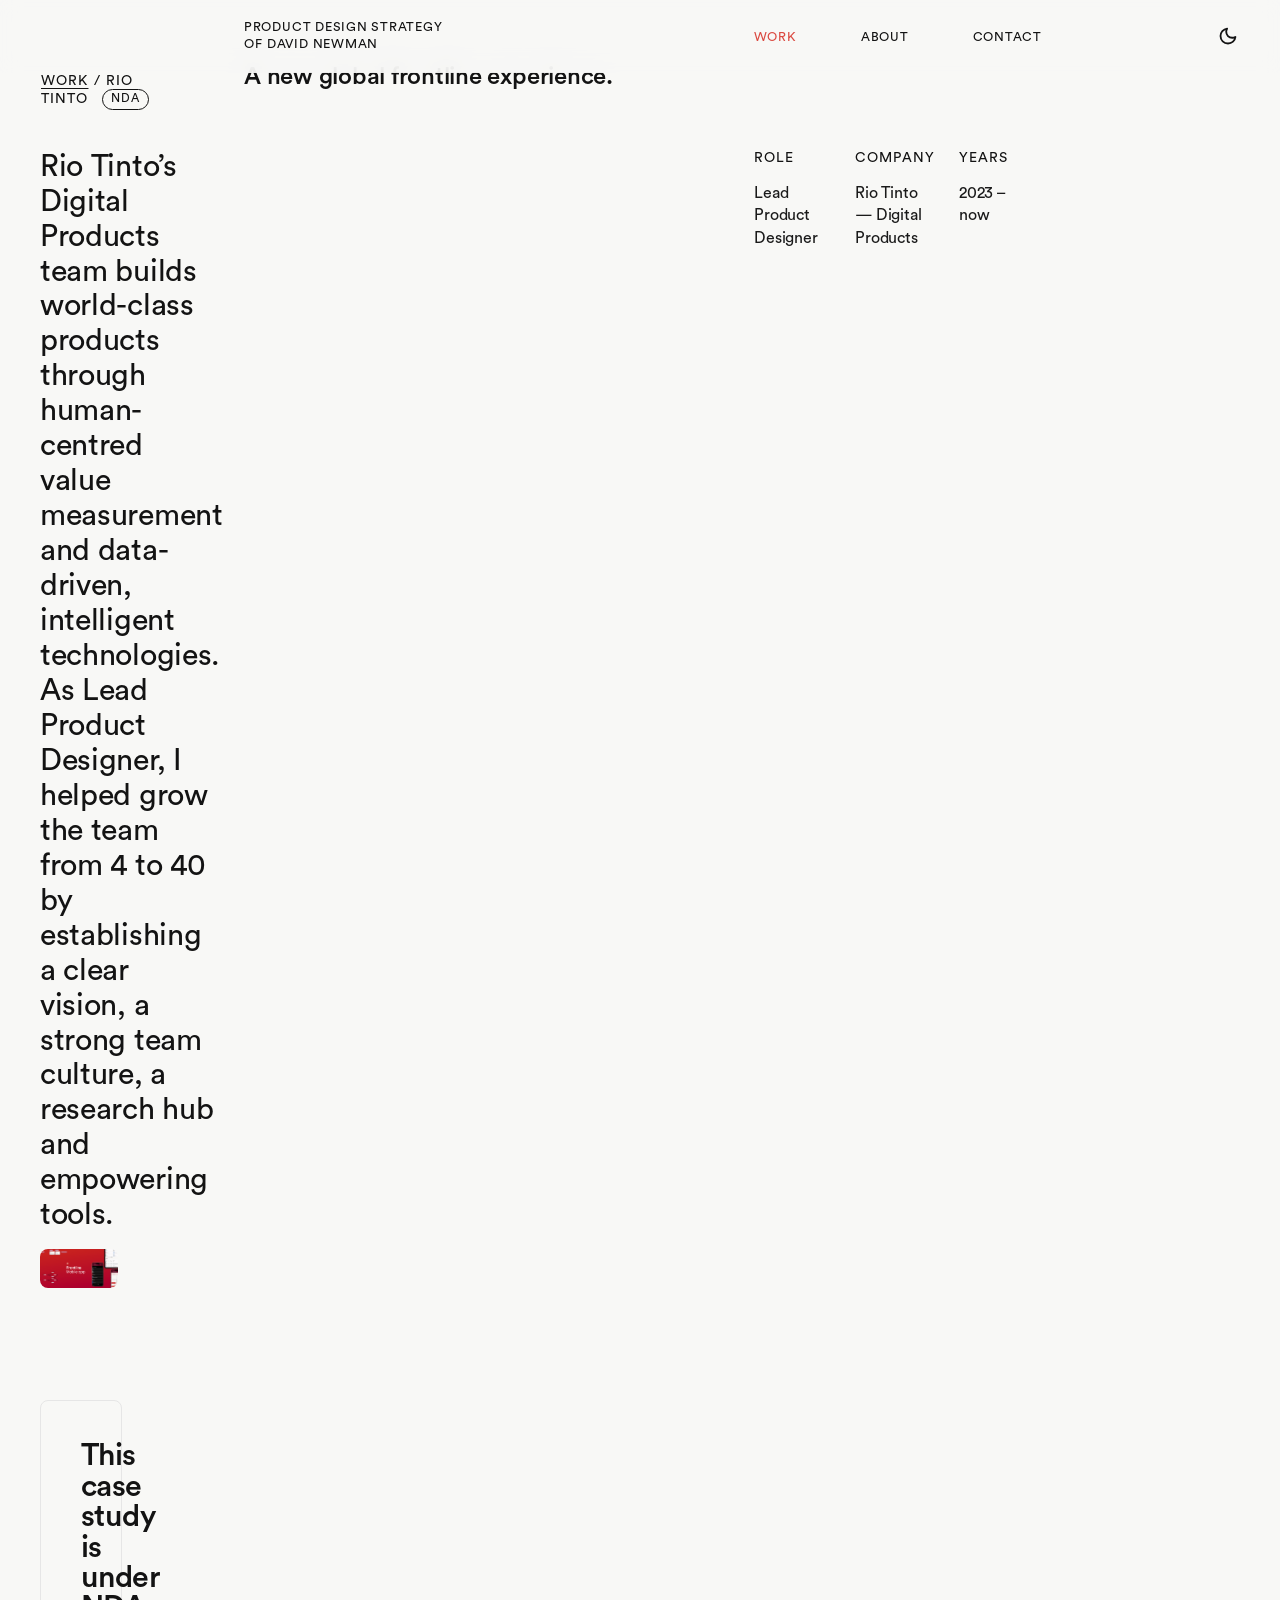
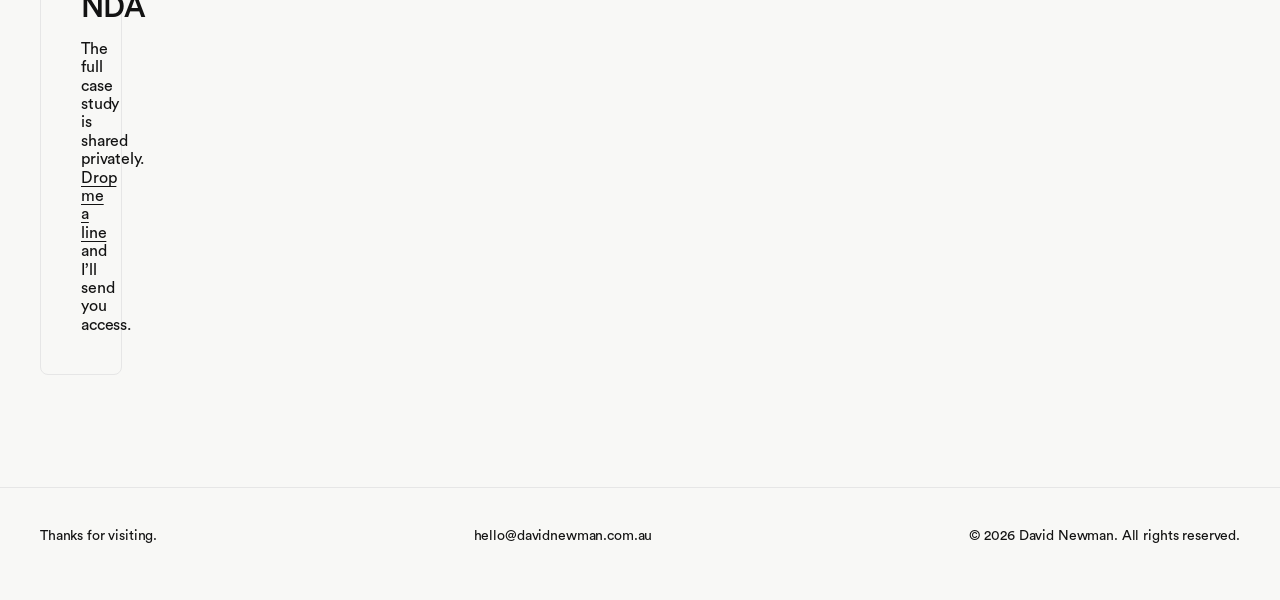
<file: work/rio-tinto/index.html>
<!doctype html>
<html lang="en-AU" class="no-js">
<head>
  <meta charset="utf-8">
  <meta name="viewport" content="width=device-width, initial-scale=1">
  <title>Rio Tinto — David Newman Design</title>
  <meta name="description" content="Rio Tinto case study (under NDA): a new global frontline experience.">
  <link rel="canonical" href="https://davidnewman.com.au/work/rio-tinto/">
  <meta property="og:type" content="website">
  <meta property="og:title" content="Rio Tinto — David Newman Design">
  <meta property="og:description" content="Rio Tinto case study (under NDA): a new global frontline experience.">
  <meta property="og:url" content="https://davidnewman.com.au/work/rio-tinto/">
  <meta property="og:image" content="https://davidnewman.com.au/assets/img/rio-tinto/cover.jpg">
  <meta name="twitter:card" content="summary_large_image">
  <meta name="theme-color" content="#ffffff">
  <link rel="manifest" href="../../manifest.webmanifest">
  <link rel="icon" href="../../assets/icons/favicon.svg" type="image/svg+xml">
  <link rel="apple-touch-icon" href="../../assets/icons/icon-192.png">
  <link rel="preload" href="../../assets/fonts/CircularStd-Medium.woff2" as="font" type="font/woff2" crossorigin>
  <link rel="stylesheet" href="../../assets/css/styles.css">
  <script src="../../assets/js/main.js" defer></script>
</head>
<body>
  <a class="skip-link" href="#main">Skip to content</a>
  <header class="site-header">
    <div class="container site-header__inner">
      <a class="brand" href="../../"><span class="brand__line">Product Design strategy</span><span class="brand__of">of</span><strong class="brand__name">David Newman</strong></a>
      <nav class="nav" aria-label="Main">
        <ul>
        <li><a href="../../work/" aria-current="page">Work</a></li>
        <li><a href="../../about/">About</a></li>
        <li><a href="../../contact/">Contact</a></li>
        </ul>
      </nav>
    </div>
  </header>

  <main id="main">
    <article>
      <header class="container cs-hero">
        <p class="eyebrow"><a href="../../work/">Work</a> / Rio Tinto <span class="badge">NDA</span></p>
        <h1 class="cs-hero__title">A new global frontline experience.</h1>
        <p class="lead">Rio Tinto’s Digital Products team builds world-class products through human-centred value measurement and data-driven, intelligent technologies. As Lead Product Designer, I helped grow the team from 4 to 40 by establishing a clear vision, a strong team culture, a research hub and empowering tools.</p>
        <dl class="cs-meta">
          <div><dt>Role</dt><dd>Lead Product Designer</dd></div>
          <div><dt>Company</dt><dd>Rio Tinto — Digital Products</dd></div>
          <div><dt>Years</dt><dd>2023 – now</dd></div>
        </dl>
      </header>
      <div class="container cs-cover"><img src="../../assets/img/rio-tinto/cover.jpg" alt="Rio Tinto — a new global frontline experience" fetchpriority="high"></div>
      <div class="container section">
        <div class="nda">
          <h2 style="font-size: var(--fs-lg); margin-bottom: var(--space-3);">This case study is under NDA</h2>
          <p>The full case study is shared privately. <a href="../../contact/">Drop me a line</a> and I’ll send you access.</p>
        </div>
      </div>
    </article>

  </main>

  <footer class="site-footer">
    <div class="container site-footer__inner">
      <p>Thanks for visiting.</p>
      <p><a href="mailto:hello@davidnewman.com.au">hello@davidnewman.com.au</a></p>
      <p>© <span data-year>2026</span> David Newman. All rights reserved.</p>
    </div>
  </footer>
</body>
</html>
</file>
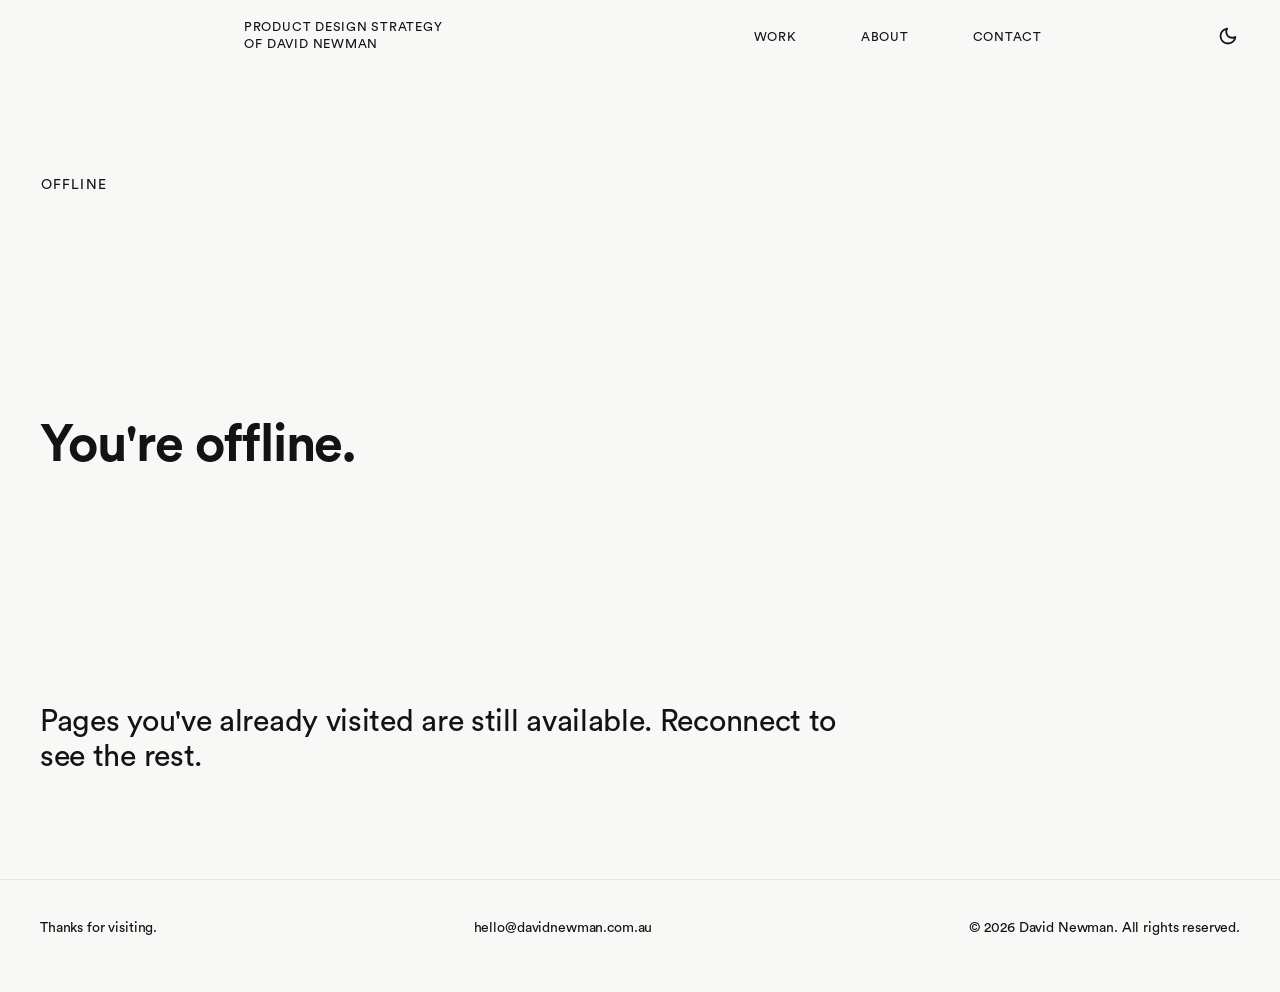
<file: offline.html>
<!doctype html>
<html lang="en-AU" class="no-js">
<head>
  <meta charset="utf-8">
  <meta name="viewport" content="width=device-width, initial-scale=1">
  <title>Offline — David Newman Design</title>
  <meta name="description" content="You are offline.">
  <link rel="canonical" href="https://davidnewman.com.au/offline.html">
  <meta property="og:type" content="website">
  <meta property="og:title" content="Offline — David Newman Design">
  <meta property="og:description" content="You are offline.">
  <meta property="og:url" content="https://davidnewman.com.au/offline.html">
  <meta property="og:image" content="https://davidnewman.com.au/assets/img/og-default.jpg">
  <meta name="twitter:card" content="summary_large_image">
  <meta name="theme-color" content="#ffffff">
  <link rel="manifest" href="./manifest.webmanifest">
  <link rel="icon" href="./assets/icons/favicon.svg" type="image/svg+xml">
  <link rel="apple-touch-icon" href="./assets/icons/icon-192.png">
  <link rel="preload" href="./assets/fonts/CircularStd-Medium.woff2" as="font" type="font/woff2" crossorigin>
  <link rel="stylesheet" href="./assets/css/styles.css">
  <script src="./assets/js/main.js" defer></script>
</head>
<body>
  <a class="skip-link" href="#main">Skip to content</a>
  <header class="site-header">
    <div class="container site-header__inner">
      <a class="brand" href="./"><span class="brand__line">Product Design strategy</span><span class="brand__of">of</span><strong class="brand__name">David Newman</strong></a>
      <nav class="nav" aria-label="Main">
        <ul>
        <li><a href="./work/">Work</a></li>
        <li><a href="./about/">About</a></li>
        <li><a href="./contact/">Contact</a></li>
        </ul>
      </nav>
    </div>
  </header>

  <main id="main">
    <section class="container home-hero">
      <p class="eyebrow">Offline</p>
      <h1 class="display" style="font-size: var(--fs-xl);">You're offline.</h1>
      <p class="lead" style="margin-top: var(--space-4);">Pages you've already visited are still available. Reconnect to see the rest.</p>
    </section>

  </main>

  <footer class="site-footer">
    <div class="container site-footer__inner">
      <p>Thanks for visiting.</p>
      <p><a href="mailto:hello@davidnewman.com.au">hello@davidnewman.com.au</a></p>
      <p>© <span data-year>2026</span> David Newman. All rights reserved.</p>
    </div>
  </footer>
</body>
</html>
</file>
<file: assets/css/styles.css>
/* ==========================================================================
   David Newman Design — styles
   1. Fonts  2. Tokens  3. Base  4. Layout  5. Components  6. Pages  7. Motion
   ========================================================================== */

/* 1. Fonts ---------------------------------------------------------------- */
@font-face { font-family: "CircularStd"; src: url("../fonts/CircularStd-Book.woff2") format("woff2"); font-weight: 400; font-style: normal; font-display: swap; }
@font-face { font-family: "CircularStd"; src: url("../fonts/CircularStd-BookItalic.woff2") format("woff2"); font-weight: 400; font-style: italic; font-display: swap; }
@font-face { font-family: "CircularStd"; src: url("../fonts/CircularStd-Medium.woff2") format("woff2"); font-weight: 500; font-style: normal; font-display: swap; }
@font-face { font-family: "CircularStd"; src: url("../fonts/CircularStd-Bold.woff2") format("woff2"); font-weight: 700; font-style: normal; font-display: swap; }
@font-face { font-family: "CircularStd"; src: url("../fonts/CircularStd-Black.woff2") format("woff2"); font-weight: 900; font-style: normal; font-display: swap; }
@font-face { font-family: "Ogg"; src: url("../fonts/Ogg-Regular.woff2") format("woff2"); font-weight: 400; font-style: normal; font-display: swap; }
@font-face { font-family: "Ogg"; src: url("../fonts/Ogg-Italic.woff2") format("woff2"); font-weight: 400; font-style: italic; font-display: swap; }

/* 2. Tokens --------------------------------------------------------------- */
:root {
  color-scheme: light;

  /* colour */
  --color-bg: #f8f8f6;
  --color-fg: #131313;
  --color-body: #1a1a1a;
  --color-muted: #6b6b6b;
  --color-line: #e6e6e6;
  --color-surface: #f5f5f4;
  --color-inverse-bg: #0b0b0b;
  --color-inverse-fg: #ffffff;
  --color-accent: #db4a41;

  /* type */
  --font-sans: "CircularStd", ui-sans-serif, system-ui, -apple-system, "Segoe UI", Roboto, Helvetica, Arial, sans-serif;
  --font-serif: "Ogg", ui-serif, Georgia, Cambria, "Times New Roman", Times, serif;
  --fs-xs: 0.875rem;
  --fs-sm: 1rem;
  --fs-md: clamp(1.125rem, 1rem + 0.4vw, 1.375rem);
  --fs-lg: clamp(1.4rem, 1.1rem + 1vw, 1.9rem);
  --fs-xl: clamp(2rem, 1.4rem + 2.4vw, 3.25rem);
  --fs-display: clamp(2.75rem, 1.2rem + 6vw, 5.25rem);
  --lh-tight: 1.08;
  --lh-snug: 1;
  --lh-body: 1.15;
  --lh-open: 1.4;
  --ls-body: -0.01em;
  --ls-heading: -0.02em;
  --ls-eyebrow: 0.08em;

  /* space */
  --space-1: 0.25rem;
  --space-2: 0.5rem;
  --space-3: 1rem;
  --space-4: 1.5rem;
  --space-5: 2.5rem;
  --space-6: 4rem;
  --space-7: clamp(4rem, 3rem + 5vw, 8rem);
  --space-8: clamp(8rem, 6rem + 10vw, 16rem);
  --gutter: clamp(1rem, 0.5rem + 2.5vw, 2.5rem);
  --grid-columns: 12;
  --grid-column-half: 5;
  --grid-column-full: 10;
  --grid-inset: 3;
  --grid-middle: 8;
  --grid-gutter: clamp(1rem, 0.75rem + 0.9vw, 1.5rem);
  --max-width: 100%;
  --measure: 46rem;
  --vh-hero: 75vh;
  

  /* shape & motion */
  --radius: 0.5rem;
  --ease-out: cubic-bezier(0.22, 1, 0.36, 1);
  --dur: 600ms;

  /* typography */
  --subtitle-size: 0.8rem;
  --subtitle-weight: 400;
  --subtitle-letter-spacing: 0.06em;
  --subtitle-line-height: 1.3;
}
/* Small-viewport units stop the hero jumping when the mobile URL bar shows/hides */
@supports (height: 1svh) { :root { --vh-hero: 75svh; } }

html[data-theme="dark"] {
  color-scheme: dark;
  --color-bg: #0c0c0c;
  --color-fg: #f5f5f4;
  --color-body: #e6e6e6;
  --color-muted: #b5b5b0;
  --color-line: #2a2a2a;
  --color-surface: #171717;
  --color-inverse-bg: #f5f5f4;
  --color-inverse-fg: #111111;
  --color-accent: #ff8a7a;
}

/* 3. Base ----------------------------------------------------------------- */
*, *::before, *::after { box-sizing: border-box; }
html { -webkit-text-size-adjust: 100%; text-size-adjust: 100%; scroll-behavior: smooth; }
body {
  margin: 0;
  font-family: var(--font-sans);
  font-size: var(--fs-sm);
  line-height: var(--lh-body);
  color: var(--color-fg);
  background: var(--color-bg);
  transition: background-color 200ms ease, color 200ms ease;
  -webkit-font-smoothing: antialiased;
}
img, svg, video { display: block; max-width: 100%; height: auto; }
img { background: var(--color-surface); }
h1, h2, h3, h4 { margin: 0; font-weight: 500; line-height: var(--lh-snug); text-wrap: balance; font-feature-settings: 'ss01' on, 'ss02' off, 'ss04' on, 'ss05' on; letter-spacing: var(--ls-heading); }
p, dd { margin: 0 0 var(--space-3); text-wrap: pretty; font-feature-settings: 'salt' off, 'ss01' off, 'ss02' off, 'ss04' on, 'ss05' on; letter-spacing: var(--ls-body); }
p:last-child { margin-bottom: 0; }
a { color: inherit; text-underline-offset: 0.2em; }
a:hover { color: var(--color-accent); }
:focus-visible { outline: 2px solid var(--color-accent); outline-offset: 3px; }
ul { padding-left: 1.2em; }

.skip-link {
  position: absolute; left: var(--space-3); top: -4rem; z-index: 100;
  padding: var(--space-2) var(--space-3); background: var(--color-fg); color: var(--color-bg);
}
.skip-link:focus { top: var(--space-3); }
.visually-hidden {
  position: absolute !important; width: 1px; height: 1px; overflow: hidden;
  clip: rect(0 0 0 0); white-space: nowrap;
}

/* 4. Layout --------------------------------------------------------------- */
.container {
  width: 100%; max-width: var(--max-width);
  margin-inline: auto; padding-inline: var(--gutter);
  display: grid; grid-template-columns: repeat(var(--grid-columns), minmax(0, 1fr));
  column-gap: var(--grid-gutter);
}
.section { padding-block: var(--space-7); }
.section--tight { padding-block: var(--space-6); }
.section--inverse { background: var(--color-inverse-bg); color: var(--color-inverse-fg); }
.grid { display: grid; gap: var(--space-5); }
.grid--aside { }
.grid--inset { grid-column: 1 / -1; gap: var(--space-4); }
.col-6, .col-4 { grid-column: 1 / -1; }
@media (min-width: 48rem) {
  .grid--2 { grid-template-columns: repeat(2, 1fr); }
  .grid--3 { grid-template-columns: repeat(3, 1fr); }
  .grid--aside { grid-column: 1 / span 12; grid-template-columns: subgrid; gap: var(--space-4); }
  .grid--inset {
    grid-column: 3 / -1;
    grid-template-columns: repeat(10, minmax(0, 1fr));
  }
  .col-6 { grid-column: span 6; }
  .col-4 { grid-column: span 4; }
  .col-2 { grid-column: span 2; }
  
}
.stack > * + * { margin-top: var(--space-4); }

.site-header__inner,
.site-footer__inner,
.home-hero,
.home-hero > *,
.section--tight > *,
.section--inverse .container > * {
  grid-column: 1 / -1;
}
.padding-top { padding-top: var(--space-7); }

/* 5. Components ----------------------------------------------------------- */
/* header */
.site-header {
  position: sticky; top: 0; z-index: 50;
  background: color-mix(in srgb, var(--color-bg) 88%, transparent);
  backdrop-filter: saturate(1.4) blur(10px);
  border-bottom: 1px solid transparent;
  transition: border-color 200ms;
}
.site-header.is-scrolled { border-bottom-color: none; }
.site-header__inner {
  display: grid; grid-template-columns: repeat(var(--grid-columns), minmax(0, 1fr));
  align-items: center; column-gap: var(--grid-gutter); min-height: 4.5rem;
}
.site-header__actions {
  grid-column: 11 / -1; display: flex; align-items: center; justify-self: end; gap: var(--space-3);
}
.brand {
  grid-column: 3 / span 3; justify-self: start; align-self: center;
  font-weight: var(--subtitle-weight); color: var(--color-fg); text-decoration: none; text-transform: uppercase; letter-spacing: var(--subtitle-letter-spacing); font-size: var(--subtitle-size);
}
.nav {
  grid-column: var(--grid-middle) / span 3; display: flex; justify-self: start; align-items: center;
}
.nav ul { display: flex; gap: var(--space-6); list-style: none; margin: 0; padding: 0; }
.nav a {
  text-decoration: none; font-weight: var(--subtitle-weight); color: var(--color-fg); text-transform: uppercase; letter-spacing: var(--subtitle-letter-spacing); font-size: var(--subtitle-size); line-height: var(--subtitle-line-height); transition: color 200ms ease;
}
.nav a[aria-current="page"] { color: var(--color-accent); }
.brand { white-space: nowrap; line-height: var(--subtitle-line-height); }

/* Scroll-linked brand: "Product Design strategy / of David Newman" → "DAVID NEWMAN" (bold).
   --brand-p goes 0 → 1 over the first part of the scroll (set in main.js). */
.brand {
  --a: var(--brand-p, 0);                      /* 0 → 1 as the intro folds away */
  display: block;
}
.brand__line {
  display: block; overflow: hidden;
  max-height: calc((1 - var(--a)) * 1lh);
  opacity: calc(1 - var(--a) * 1.5);
}
.brand__of {
  /* fades out over the first 30%, then its space closes over the remaining 70% */
  --close: clamp(0, 1 - (var(--a) - 0.3) / 0.7, 1);
  display: inline-block; overflow: hidden; vertical-align: bottom;
  max-width: calc(var(--close) * 2em);
  margin-right: calc(var(--close) * 0.35em);
  opacity: calc(1 - var(--a) / 0.3);
}
/* Name is a <strong>, kept regular weight until the intro has fully folded away */
.brand__name { font-weight: inherit; }
.site-header.is-condensed .brand__name { font-weight: 700; }
.theme-toggle {
  display: inline-grid; place-items: center; width: 1.5rem; height: 1.5rem;
  padding: 0; border: 0; border-radius: 50%;
  background: transparent; color: var(--color-fg); cursor: pointer;
  transition: background-color 200ms ease, transform 200ms ease;
}
.theme-toggle:hover { background: var(--color-surface); }
.theme-toggle:active { transform: translateY(1px); }
.theme-toggle__icon { display: block; width: 20px; height: 20px; background: transparent; }
/* Tablet & phone: brand | nav | toggle on one row, sized to content */
@media (max-width: 47.99rem) {
  .site-header__inner { grid-template-columns: minmax(0, 1fr) auto auto; }
  .brand { grid-column: 1; }
  .nav { grid-column: 2; }
  .nav ul { gap: var(--space-4); }
  .nav a { display: inline-block; padding-block: 0.5rem; } /* bigger tap target */
  .site-header__actions { grid-column: 3; }
  .theme-toggle { width: 2.75rem; height: 2.75rem; } /* 44px tap target, icon unchanged */
}
/* Small phones: brand on its own row, nav + toggle below */
@media (max-width: 35.99rem) {
  .site-header__inner {
    grid-template-columns: repeat(3, minmax(0, 1fr));
    row-gap: var(--space-2); padding-block: var(--space-2);
  }
  .brand { grid-column: 1 / -1; grid-row: 1; font-size: 1rem; }
  .nav { grid-column: 1 / span 2; grid-row: 2; }
  .nav ul { gap: var(--space-3); }
  .nav a { font-size: 0.75rem; }
  .site-header__actions { grid-column: 3; grid-row: 2; }
}

/* footer */
.site-footer { border-top: 1px solid var(--color-line); padding-block: var(--space-5); font-size: var(--fs-xs); }
.site-footer__inner { display: flex; flex-wrap: wrap; gap: var(--space-3); justify-content: space-between; }
.site-footer a { text-decoration: none; }

/* text */
.eyebrow { font-size: var(--fs-xs); text-transform: uppercase; letter-spacing: 0.08em; color: var(--color-fg); margin-bottom: var(--space-3); padding-left:1px }
.section--inverse .eyebrow { color: #a3a3a3; }
.display { font-size: var(--fs-display); font-weight: 700; line-height: var(--lh-tight); letter-spacing: -0.02em; }
.lead { font-size: var(--fs-lg); line-height: var(--lh-body); max-width: 52rem; }
.title { font-size: var(--fs-lg); font-weight: 700; line-height: var(--lh-snug); margin-bottom: var(--space-3); }
h2.title { grid-column: span var(--grid-column-full); }
.subtle { color: var(--color-muted); } 
.prose { max-width: var(--measure); font-size: var(--fs-md); grid-column: span var(--grid-column-half); }
.prose h3 { font-size: var(--fs-lg); margin-bottom: var(--space-3); }
.prose ul { margin: 0 0 var(--space-3); }
.cta { display: inline-block; font-size: var(--fs-lg); font-weight: 500; color: var(--color-accent); text-decoration: none; border-bottom: 2px solid currentColor; }
.cta:hover { color: var(--color-fg); }
.button {
  display: inline-flex; align-items: center; gap: var(--space-2);
  padding: 0.85rem 1.4rem; border-radius: 999px; border: 0;
  background: var(--color-fg); color: var(--color-bg);
  font: inherit; font-weight: 500; text-decoration: none; cursor: pointer;
}
.button:hover { background: var(--color-accent); color: #fff; }
.accent { color: var(--color-accent); }
.expressive { font-family: var(--font-serif); font-style: italic; font-weight: 400; }
/* project cards */
.cards { display: grid; gap: var(--space-7) var(--space-4); grid-column: 3 / span 9} }
@media (min-width: 48rem) { .cards { grid-template-columns: repeat(2, 1fr); } }
.card { display: block; text-decoration: none;}
.card__media { overflow: hidden; border-radius: var(--radius); aspect-ratio: 16 / 9; }
.card__media img, .parallax__media { width: 100%; height: 100%; object-fit: cover; transform: translate3d(0, 0, 0) scale(1.08); transition: transform var(--dur) var(--ease-out); }
.card:hover .card__media img { transform: scale(1.04); }
.parallax {
  --parallax-strength: 28px;
  --parallax-scale: 1.08;
  position: relative; overflow: hidden;
}
.parallax__media {
  display: block; will-change: transform;
  transform: translate3d(0, 0, 0) scale(var(--parallax-scale));
}
.card:hover .parallax__media { transform: scale(var(--parallax-scale)); }
.card__body { display: grid; grid-template-columns: repeat(9, 1fr); gap: var(--space-4); padding-top: var(--space-3); }
.card__title { font-size: var(--fs-lg); grid-column: 1 / span 4;}
.card__meta { color: var(--color-muted); grid-column: 7 / span 3; font-size: var(--fs-xs); text-align: left; }
.section--inverse .card__meta { color: #a3a3a3; }
.card:hover .card__title { color: var(--color-accent); }
.badge { display: inline-block; font-size: 0.75rem; padding: 0.15rem 0.5rem; border: 1px solid currentColor; border-radius: 999px; margin-left: var(--space-2); vertical-align: middle; }

/* skills list */
.skills { list-style: none; padding: 0; margin: 0; font-size: var(--fs-lg); line-height: 1.3; }

/* case study */
.cs { min-height: var(--vh-hero); align-items: center;} /* min-height: grows instead of overflowing */
.cs-hero { display: grid; grid-template-columns: repeat(var(--grid-columns), minmax(0, 1fr)); grid-column: 1 / span 12; gap: var(--space-4); align-items: start;}
.cs-hero p {grid-column: 1 / span 2;}
.cs-hero__title { grid-column: 3 / span 4; letter-spacing: -0.01em; margin-bottom: var(--space-4); margin-top: -8px; }
.cs-meta { display: grid; grid-template-columns: repeat(4, 1fr); grid-column: var(--grid-middle) / span 3; gap: var(--space-4); margin-top: 0; padding-top: 0; line-height: var(--lh-body); }
@media (min-width: 48rem) { .cs-meta { grid-template-columns: repeat(3, 1fr); } }
.cs-meta dt { font-size: var(--fs-xs); color: var(--color-fg); text-transform: uppercase; letter-spacing: var(--ls-eyebrow); margin-bottom: var(--space-3); }
.cs-meta dd { margin: 0; color: var(--color-body); line-height: var(--lh-open); margin-bottom: var(--space-4); }
.cs-cover img { width: 100%; border-radius: var(--radius); }
.cs-toc { grid-column: 1 / span 2; position: sticky; top: 6.4rem; align-self: start; }
.cs-toc ol { list-style: none; padding: 0; margin: 0; display: grid; gap: var(--space-2); }
.cs-toc a { text-decoration: none; color: var(--color-muted); }
.cs-toc a:hover, .cs-toc a.is-active { color: var(--color-fg); }
.cs-section { grid-column:  3 / span 10; display: grid; grid-template-columns: subgrid; min-width: 0; scroll-margin-top: 6rem; }
.cs-section.grid { grid-template-columns: repeat(10, minmax(0, 1fr)); gap: var(--space-4); }
/* Zero-specificity default: anything in a section without its own placement spans the full width
   (e.g. a gallery when JS is off or reduced motion is on). Any class rule overrides it. */
:where(.cs-section > *) { grid-column: 1 / -1; }
.align-right { grid-column: 6 / span 5; margin-bottom: var(--space-6); }
.cs-section + .cs-section { margin-top: var(--space-8); }
.figure { margin: var(--space-5) 0; }
.figure img { width: 100%; border-radius: var(--radius); }
.figure figcaption { font-size: var(--fs-xs); color: var(--color-muted); margin-top: var(--space-2); }
.gallery { display: grid; gap: var(--space-3); margin: var(--space-5) 0; grid-template-columns: repeat(auto-fill, minmax(min(100%, 16rem), 1fr)); }
.gallery img { width: 100%; object-fit: cover;}
.gallery--contain img { background: transparent; }
.gallery-scroll { position: relative; grid-column: 1 / span 10; min-width: 0; margin-block: var(--space-5); contain: inline-size; }
.gallery-scroll__viewport {
  position: sticky; top: 5rem; width: 100%; min-width: 0; height: var(--vh-hero); overflow: hidden;
}
.gallery-scroll__viewport > .gallery--scroll {
  display: flex; flex-wrap: nowrap; gap: var(--space-3); width: max-content; min-width: 0;
  max-width: none; margin: 0; will-change: transform; height: var(--vh-hero);
}
.gallery-scroll__viewport > .gallery--scroll > img {
  flex: 0 0 min(68vw, 48rem); max-width: none;
}
@media (max-width: 48rem) {
  /* Swipeable, edge-to-edge carousel: bleeds into the page gutter, snaps back to it */
  .gallery-scroll { margin-inline: calc(var(--gutter) * -1); margin-block: var(--space-4); contain: none; }
  .gallery-scroll__viewport {
    position: static; height: auto; overflow-x: auto; overflow-y: hidden;
    scroll-snap-type: x proximity; -webkit-overflow-scrolling: touch; overscroll-behavior-x: contain;
    padding-inline: var(--gutter); scroll-padding-inline: var(--gutter);
  }
  .gallery-scroll__viewport > .gallery--scroll { height: auto; transform: none !important; }
  /* Filmstrip: every image the same height, width follows its own aspect ratio,
     so wide diagrams stay legible and you swipe across them instead of shrinking them */
  .gallery-scroll__viewport > .gallery--scroll > img {
    flex: 0 0 auto; width: auto; max-width: none;
    height: clamp(14rem, 62vw, 26rem); object-fit: contain; scroll-snap-align: start;
  }
}
.callouts { display: grid; gap: var(--space-4); margin: var(--space-5) 0; }
@media (min-width: 48rem) { .callouts { grid-template-columns: repeat(2, 1fr); } }
.callout { padding: var(--space-4); background: var(--color-surface); border-radius: var(--radius); }
.callout h3 { font-size: var(--fs-md); margin-bottom: var(--space-2); }
.metrics { grid-column: 7 /span 5; display: grid; gap: var(--space-4); margin:  0 var(--space-5) 0; grid-template-columns: subgrid; }
.metric { padding: var(--space-4) 0; border-top: 2px solid var(--color-fg); grid-column: span 3 }
.metric__value { display: block; font-size: var(--fs-xl); font-weight: 700; line-height: 1; }
.metric__label { display: block; margin-top: var(--space-2); color: var(--color-muted); }
.metric-group h3 { font-size: var(--fs-md); margin-bottom: var(--space-2); }
.next-project { display: grid; gap: var(--space-5); }
@media (min-width: 48rem) { .next-project { grid-template-columns: repeat(2, 1fr); } }

/* Case study — tablet (768–1023px): the 12-col placements get too narrow, so widen them */
@media (min-width: 48rem) and (max-width: 63.99rem) {
  .cs-hero__title,
  .cs-meta { grid-column: 3 / -1; }
  .cs-section .prose,
  .align-right,
  .metrics { grid-column: 1 / -1; }
  .metrics { margin: var(--space-5) 0; }
}

/* Case study — phone (<768px): collapse every grid placement to a single full-width column */
@media (max-width: 47.99rem) {
  .cs { min-height: 0; padding-block: var(--space-6) var(--space-3); }
  .cs-section.grid { row-gap: 0; } /* spacing comes from margins, same as non-grid sections */
  .cs-hero,
  .grid--aside,
  .cs-section,
  .cs-section.grid { grid-template-columns: minmax(0, 1fr); }
  .cs-hero > *,
  .cs-hero p,
  .grid--aside,
  .grid--aside > *,
  .cs-section > *,
  .cs-section > h2.title,
  .cards { grid-column: 1 / -1; }
  .grid--aside { gap: var(--space-5); }

  /* On-page nav becomes a horizontal row (must come after the base .cs-toc rule to win) */
  .cs-toc { position: static; border-bottom: 1px solid var(--color-line); padding-bottom: var(--space-2); }
  .cs-toc ol { grid-auto-flow: column; justify-content: start; gap: var(--space-4); overflow-x: auto; }
  .cs-toc a { display: inline-block; padding-block: 0.5rem; white-space: nowrap; }

  .cs-hero { gap: var(--space-4); }
  .cs-hero .eyebrow { margin-bottom: 0; }
  .cs-hero__title { margin: 0; }
  .cs-meta {
    grid-template-columns: repeat(2, minmax(0, 1fr)); gap: 0 var(--space-4);
    padding-top: var(--space-4); border-top: 1px solid var(--color-line);
  }
  .cs-meta dt { margin-bottom: var(--space-2); }
  .cs-meta dd { margin-bottom: var(--space-4); }

  /* Body copy steps down a size so headings keep their hierarchy on small screens */
  .cs-section .lead { font-size: var(--fs-md); line-height: 1.3; }
  .align-right { margin-bottom: var(--space-4); }
  .cs-section + .cs-section { margin-top: var(--space-7); }

  .metrics {
    grid-template-columns: repeat(auto-fit, minmax(6rem, 1fr));
    gap: var(--space-3); margin: var(--space-4) 0 var(--space-5);
  }
  .metric { grid-column: auto; }

  /* Project cards: title above meta instead of a 9-col split */
  .card__body { grid-template-columns: minmax(0, 1fr); gap: var(--space-1); }
  .card__title, .card__meta { grid-column: 1 / -1; }
}

/* timeline (résumé) */
.timeline { list-style: none; padding: 0; margin: 0; }
.timeline > li { display: grid; gap: var(--space-3); padding-block: var(--space-5); border-top: 1px solid var(--color-line); }
@media (min-width: 48rem) { .timeline > li { grid-template-columns: 10rem 1fr; gap: var(--space-5); } }
.timeline__when { color: var(--color-muted); }
.timeline h3 { font-size: var(--fs-lg); }
.timeline__org { color: var(--color-muted); margin-bottom: var(--space-3); }
.plain-list { list-style: none; padding: 0; margin: 0; display: grid; gap: var(--space-3); }

/* forms */
.form { display: grid; gap: var(--space-4); max-width: 36rem; }
.field { display: grid; gap: var(--space-2); }
.field label { font-weight: 500; }
.field input, .field textarea {
  font: inherit; padding: 0.8rem 1rem; border: 1px solid var(--color-line); border-radius: var(--radius); background: var(--color-bg); color: var(--color-fg);
}
.field textarea { min-height: 9rem; resize: vertical; }
.hp { position: absolute; left: -9999px; }

/* NDA notice */
.nda { padding: var(--space-5); border: 1px solid var(--color-line); border-radius: var(--radius); max-width: var(--measure); }

/* 6. Pages ---------------------------------------------------------------- */
/* .home-hero { padding-block: var(--space-6) var(--space-6); display: grid; grid-template-columns: repeat(var(--grid-columns), minmax(0, 1fr)); height: 85vh; min-height: 28rem; align-items: center; } */
.home-hero { padding-block: 0; display: grid; grid-template-columns: repeat(var(--grid-columns), minmax(0, 1fr)); height: calc(97.5vh - 72px); min-height: 28rem; align-items: center; }

.home-hero > h1 { grid-column: 1 / span 8; }
/* .home-hero p { grid-column: 2 / span 6; } */
/* .home-hero .display { max-width: 18ch; } */
.home-hero__cta { margin-top: var(--space-5); }
.portrait-frame { grid-column: 9 / span 3; border-radius: 100%; overflow: hidden; max-width: 28rem; max-height: 28rem; aspect-ratio: 1 / 1;  }
.portrait { border-radius: var(--radius); width: 100%; max-width: 28rem; aspect-ratio: 4 / 5; object-fit: cover; }

/* 7. Motion --------------------------------------------------------------- */
@view-transition { navigation: auto; }
::view-transition-old(root), ::view-transition-new(root) { animation-duration: 280ms; }

.reveal { opacity: 0; transform: translateY(1.5rem); transition: opacity var(--dur) var(--ease-out), transform var(--dur) var(--ease-out); }
.reveal.is-visible { opacity: 1; transform: none; }
.no-js .reveal { opacity: 1; transform: none; }

@media (prefers-reduced-motion: reduce) {
  html { scroll-behavior: auto; }
  .reveal { opacity: 1; transform: none; transition: none; }
  .card__media img, .parallax__media { transition: none; transform: none !important; }
  @view-transition { navigation: none; }
}

@media (max-width: 48rem) {
  .parallax__media { transform: none !important; }
}
</file>
